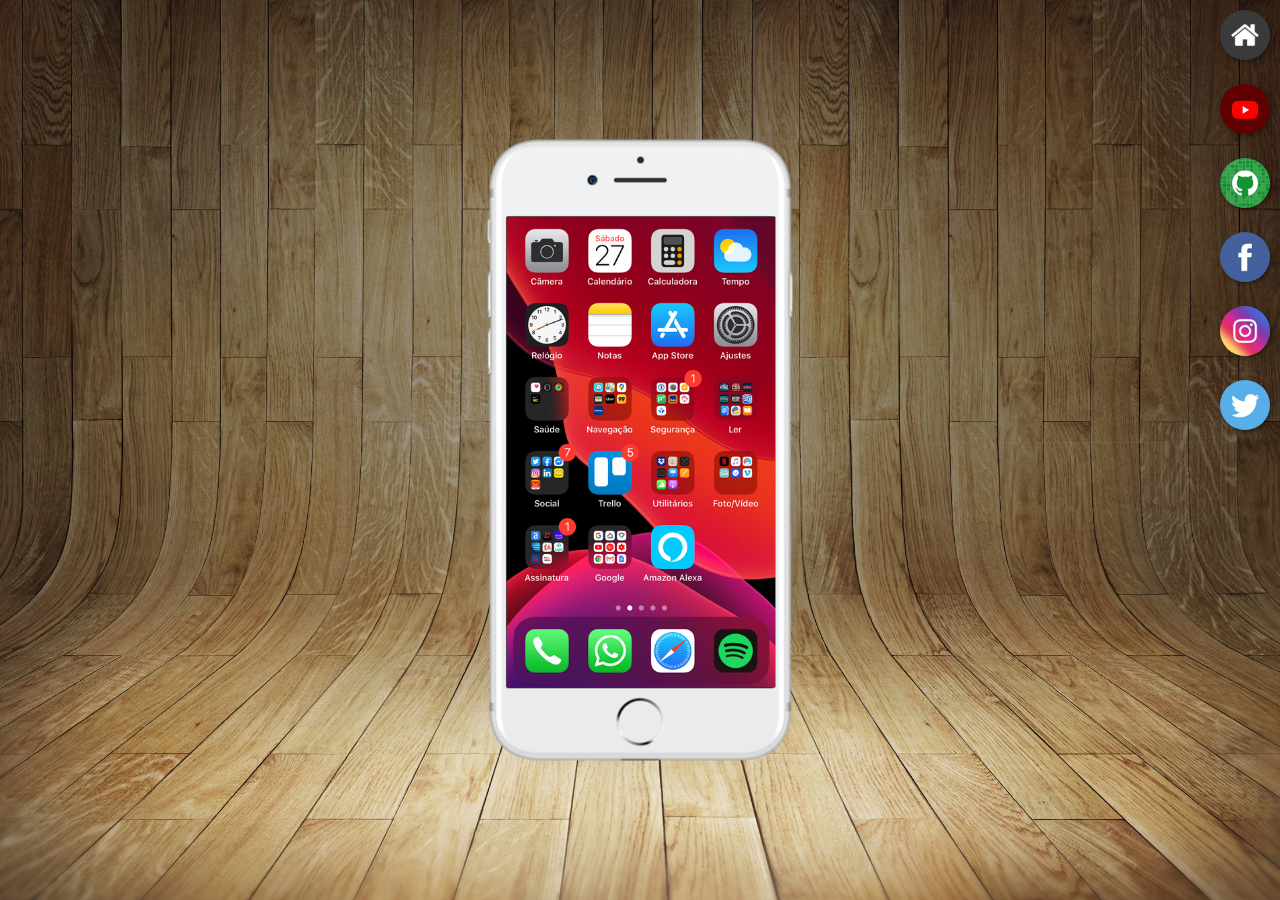
<file: index.html>
<!DOCTYPE html>
<html lang="pt-br">
<head>
    <meta charset="UTF-8">
    <meta name="viewport" content="width=device-width, initial-scale=1.0">
    <link rel="shortcut icon" href="favicon.ico" type="image/x-icon">
    <title>Projeto redes sociais</title>
    <link rel="stylesheet" href="estilos/style.css">
</head>
<body>
    <main>
        <section id="telefone">

            <iframe src="home.html" name="tela" id="tela" frameborder="0">
                meu navegador não é compativel com isso.
            </iframe>
        </section>
        <section id="redes-sociais">
            <a href="home.html" target="tela"> <img src="imagens/logo-home.jpg" alt="home"></a> <br>
            <a href="youtube.html" target="tela"> <img src="imagens/logo-youtube.jpg" alt=""></a> <br>
            <a href="github.html" target="tela"> <img src="imagens/logo-github.jpg" alt=""></a> <br>
            <a href="face.html" target="tela"> <img src="imagens/logo-facebook.jpg" alt=""></a> <br>
            <a href="insta.html" target="tela"> <img src="imagens/logo-instagram.jpg" alt=""></a> <br>
            <a href="#" target="tela"> <img src="imagens/logo-twitter.jpg" alt=""></a> <br>
        </section>
    </main>
</body>
</html>
</file>
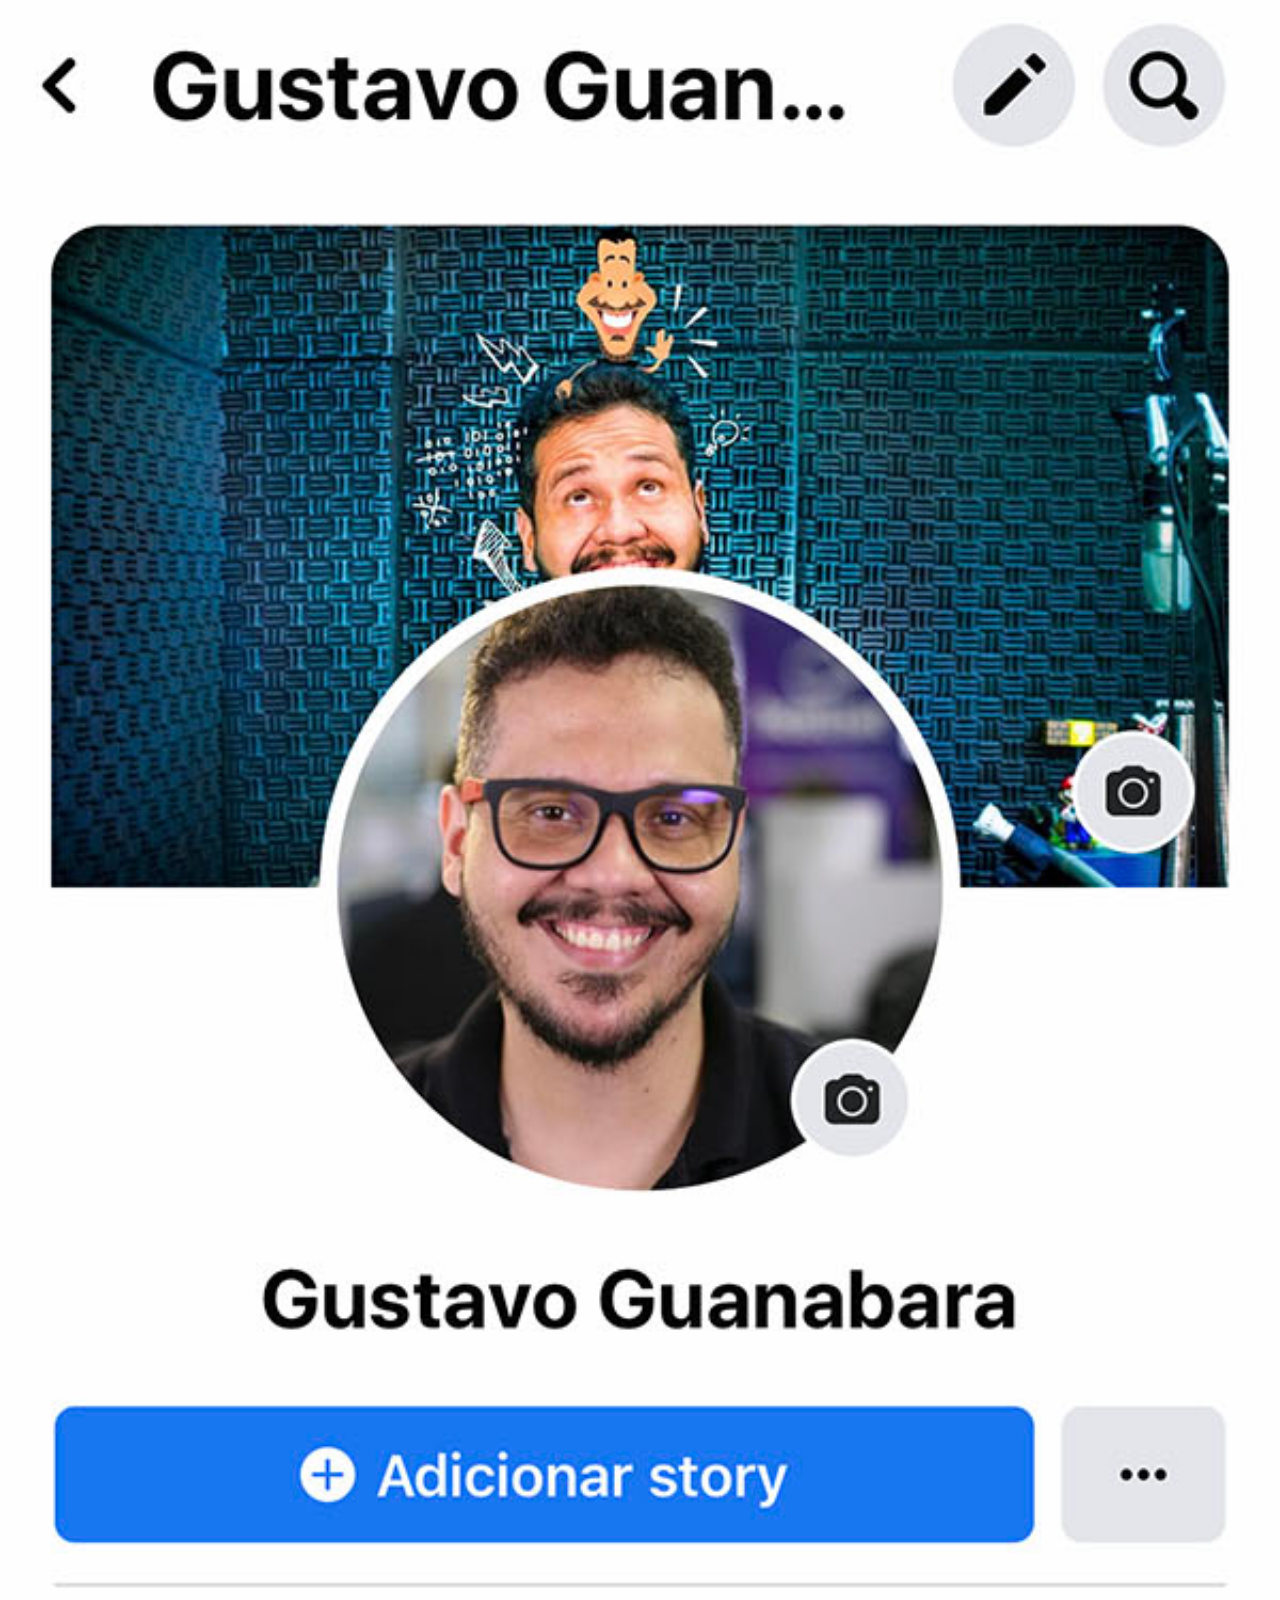
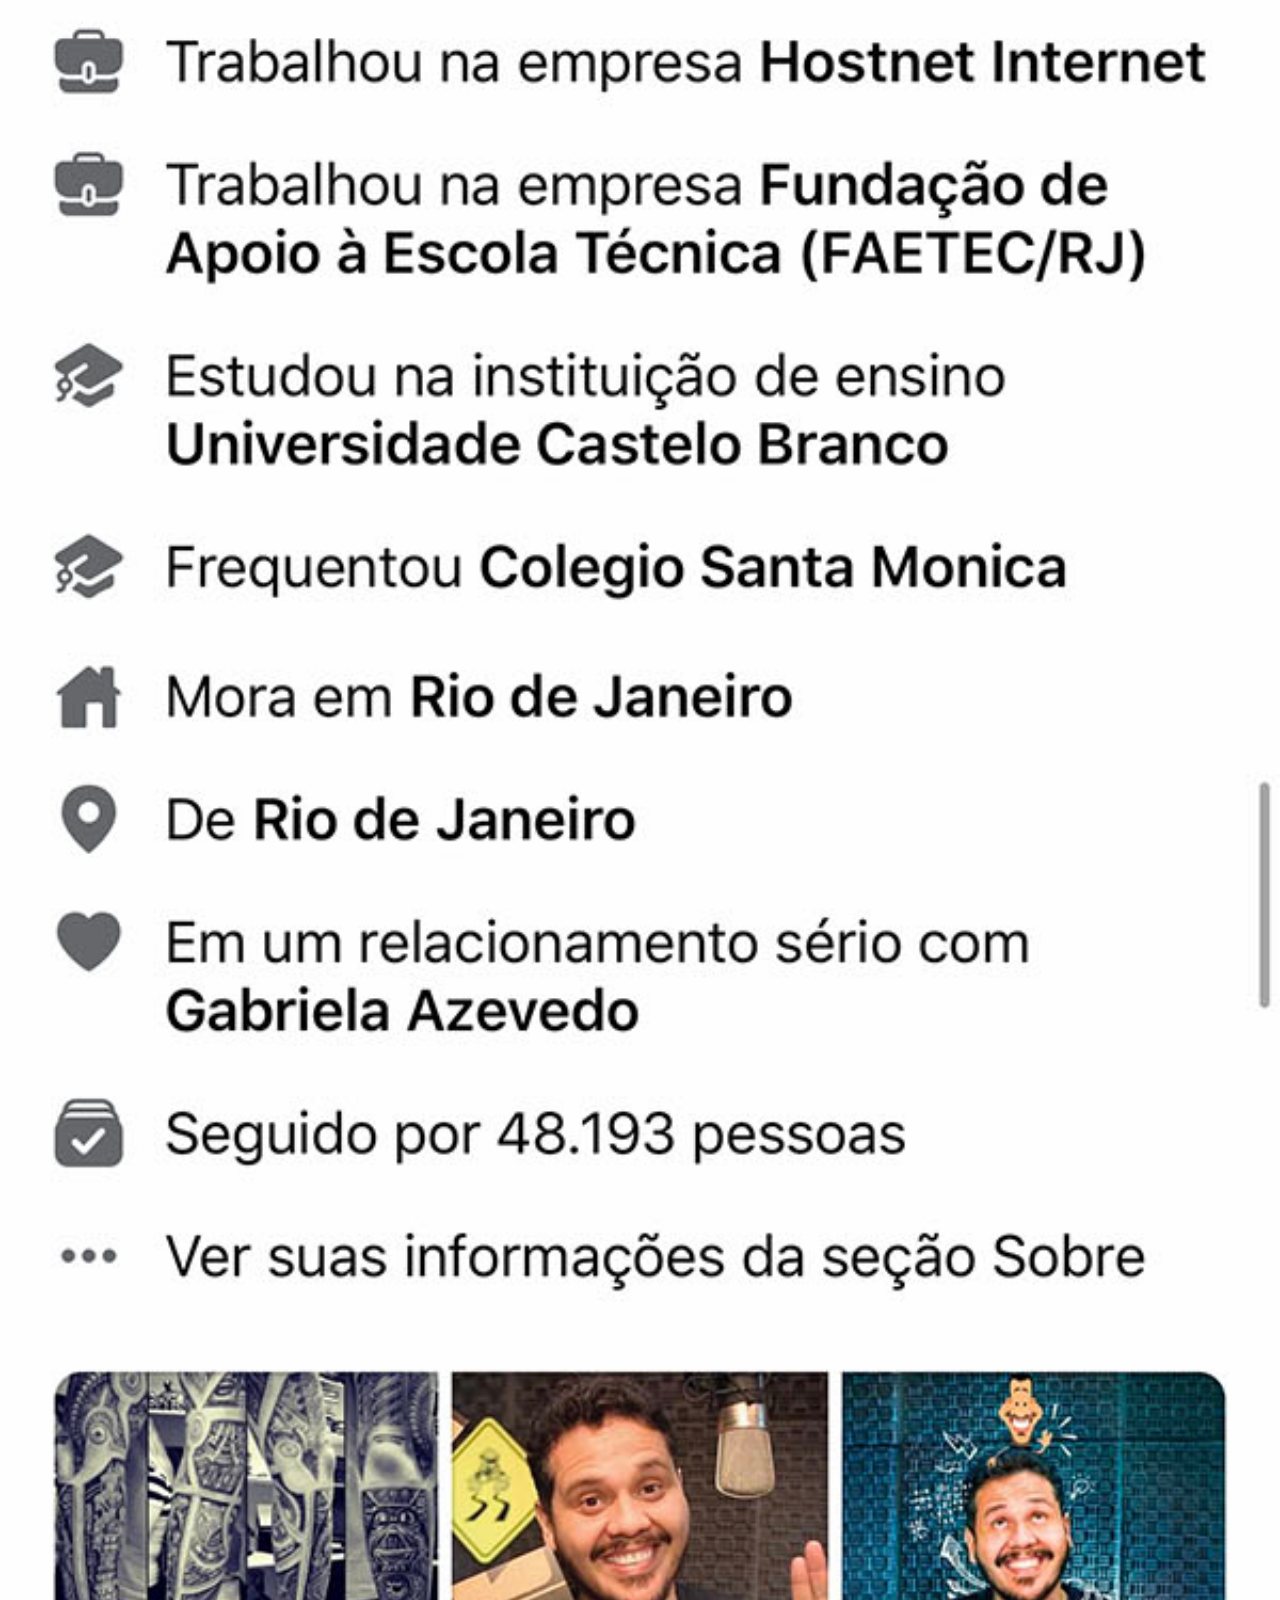
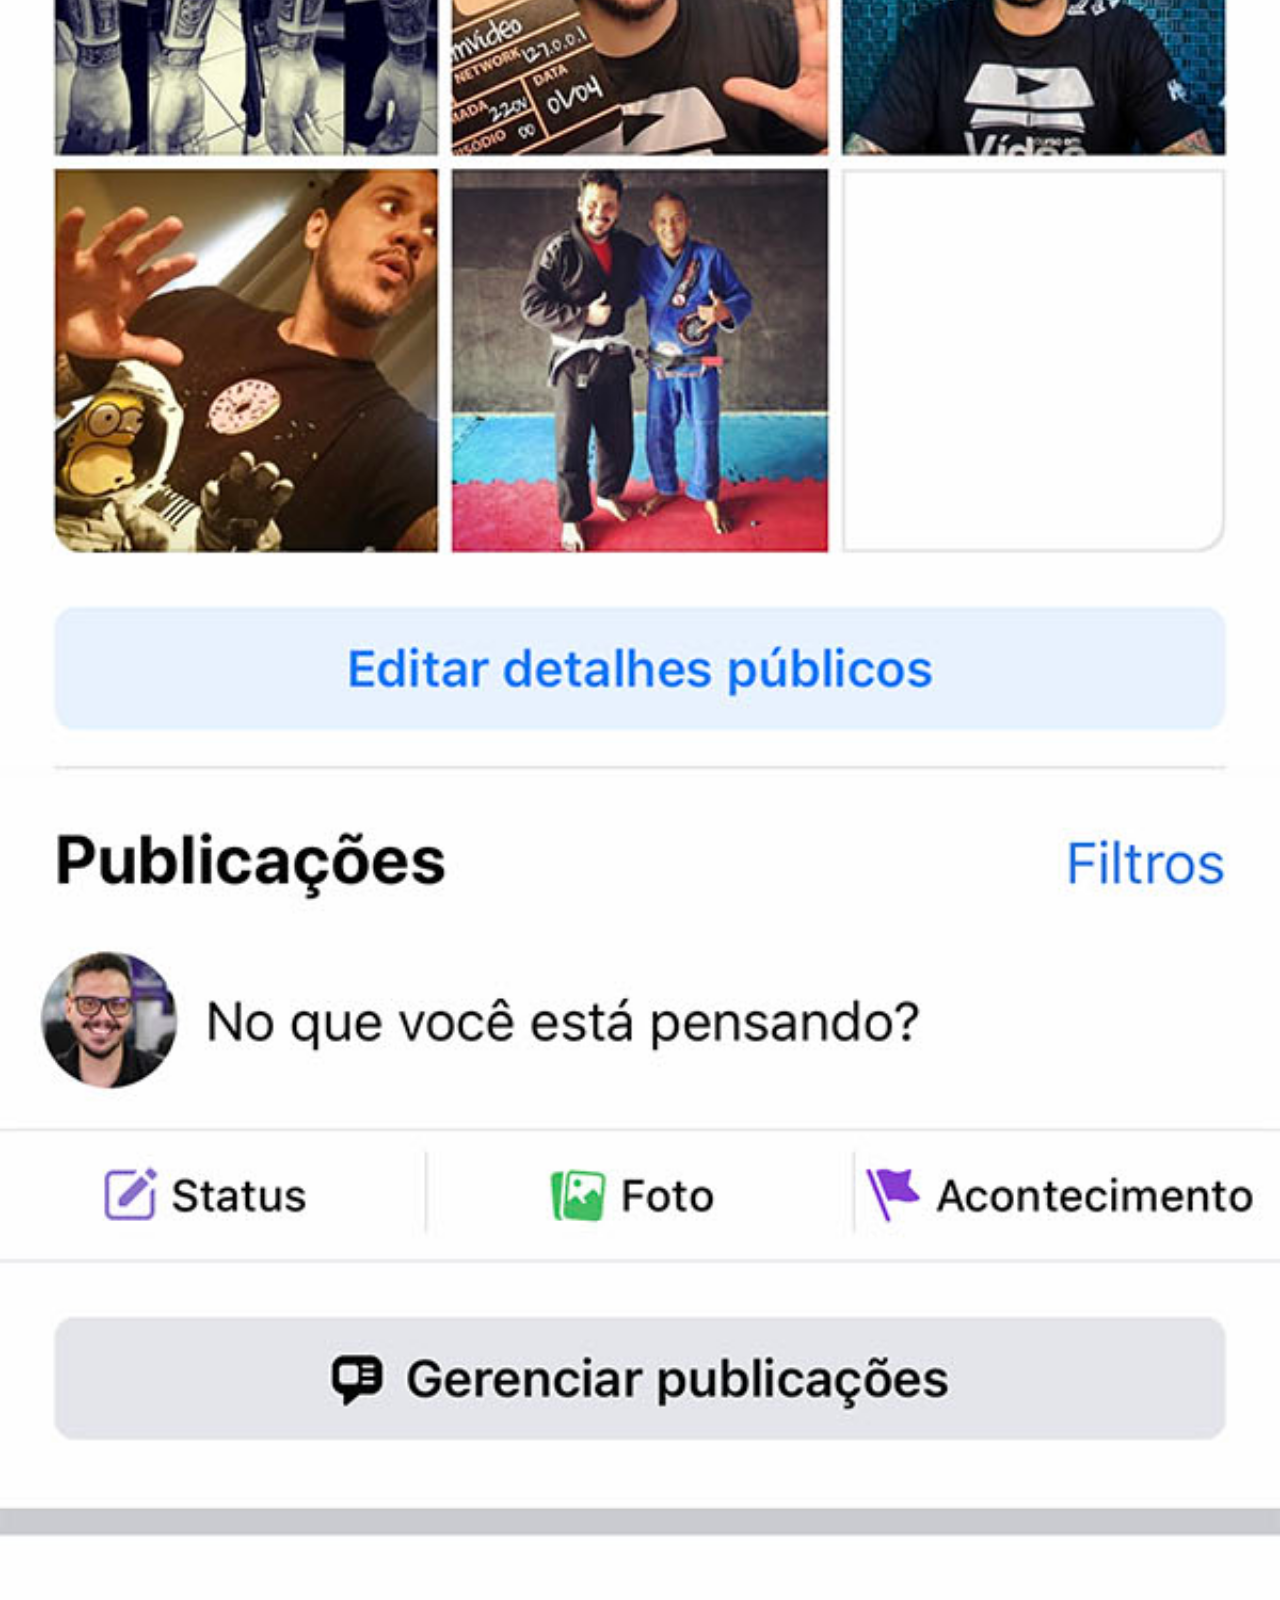
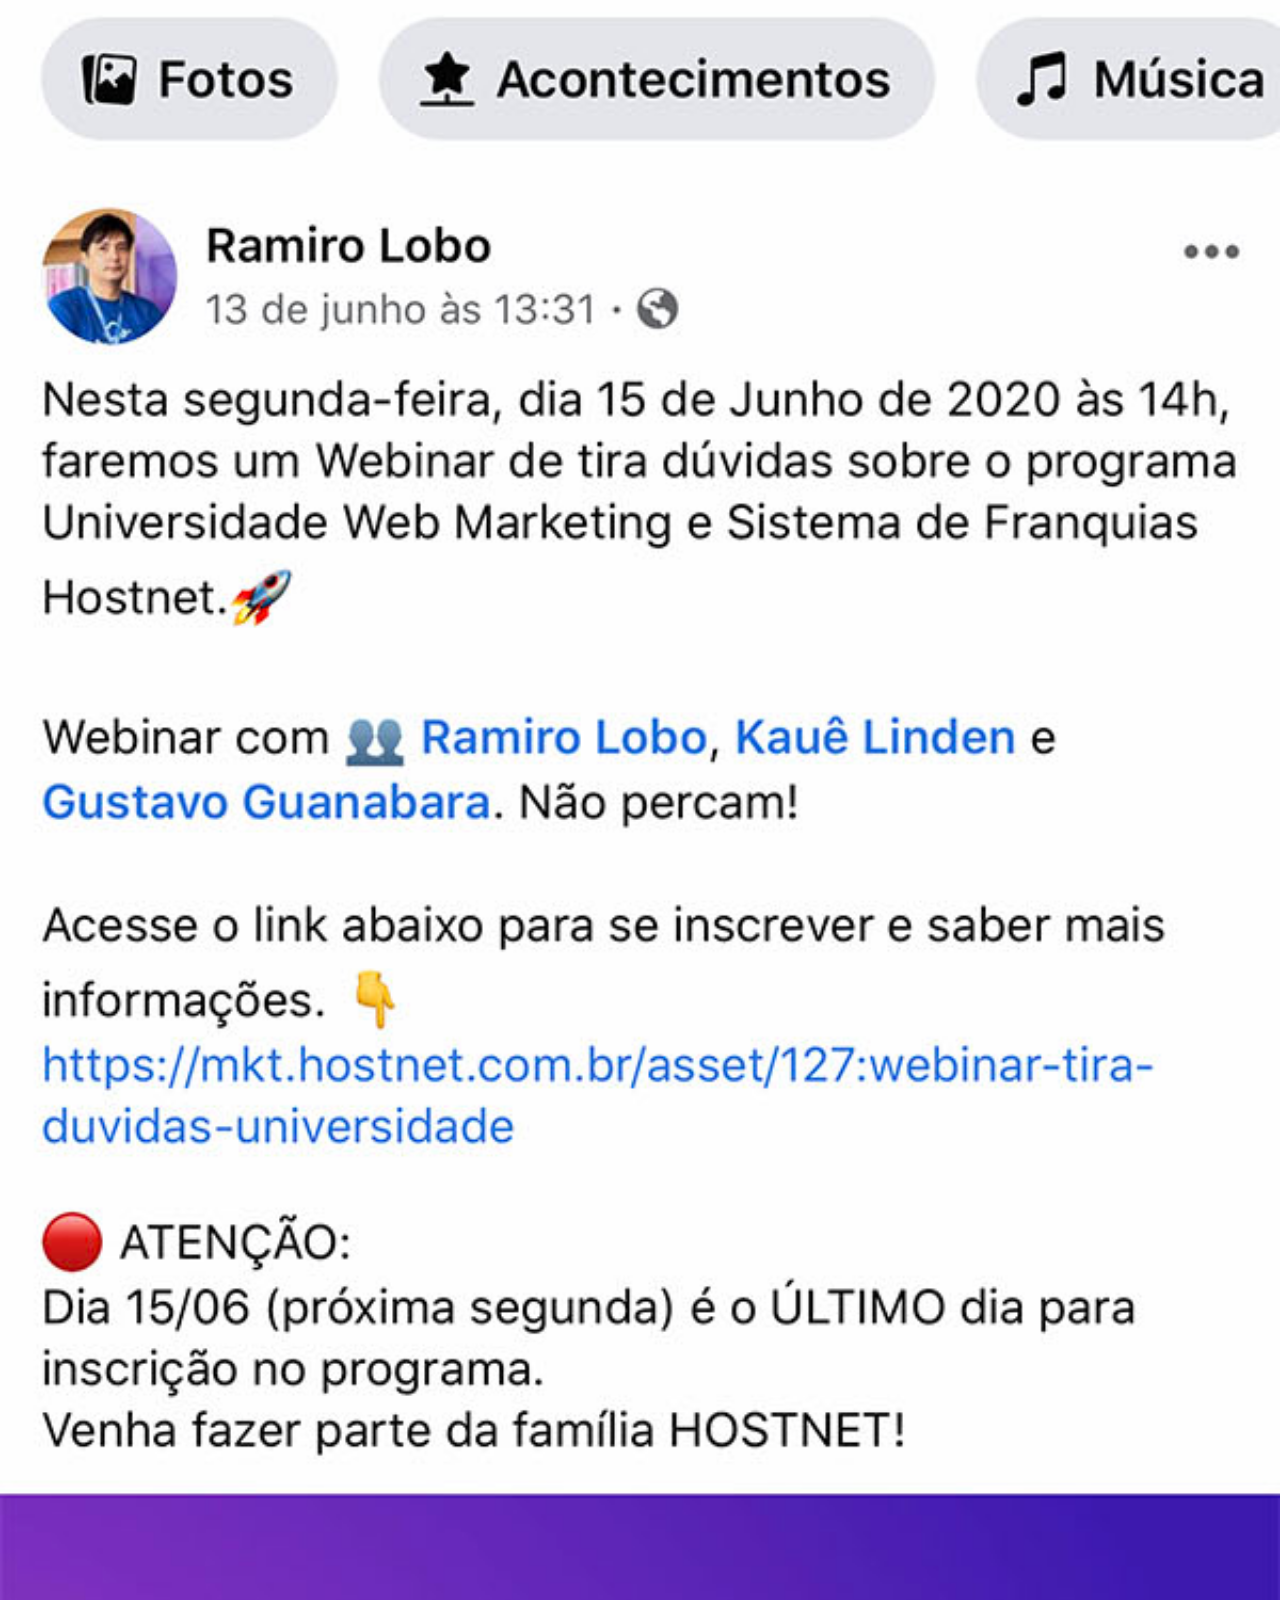
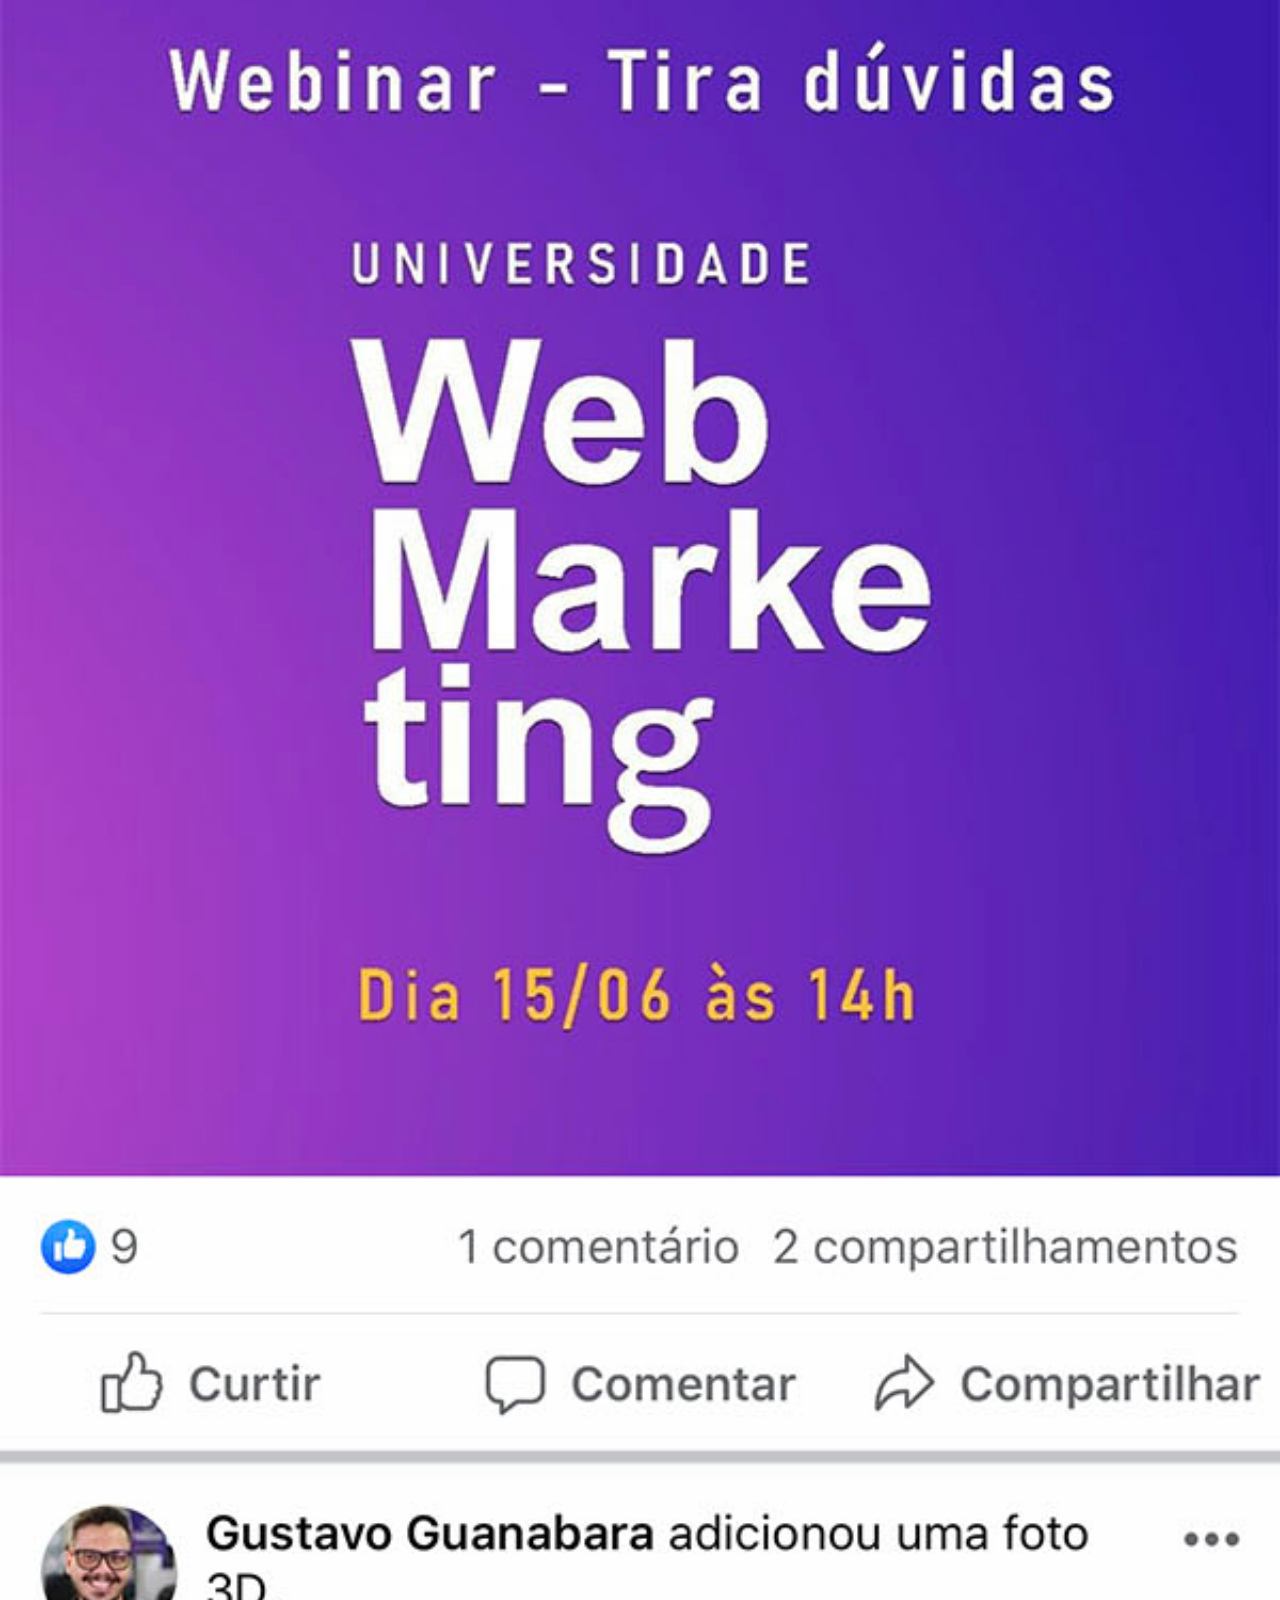
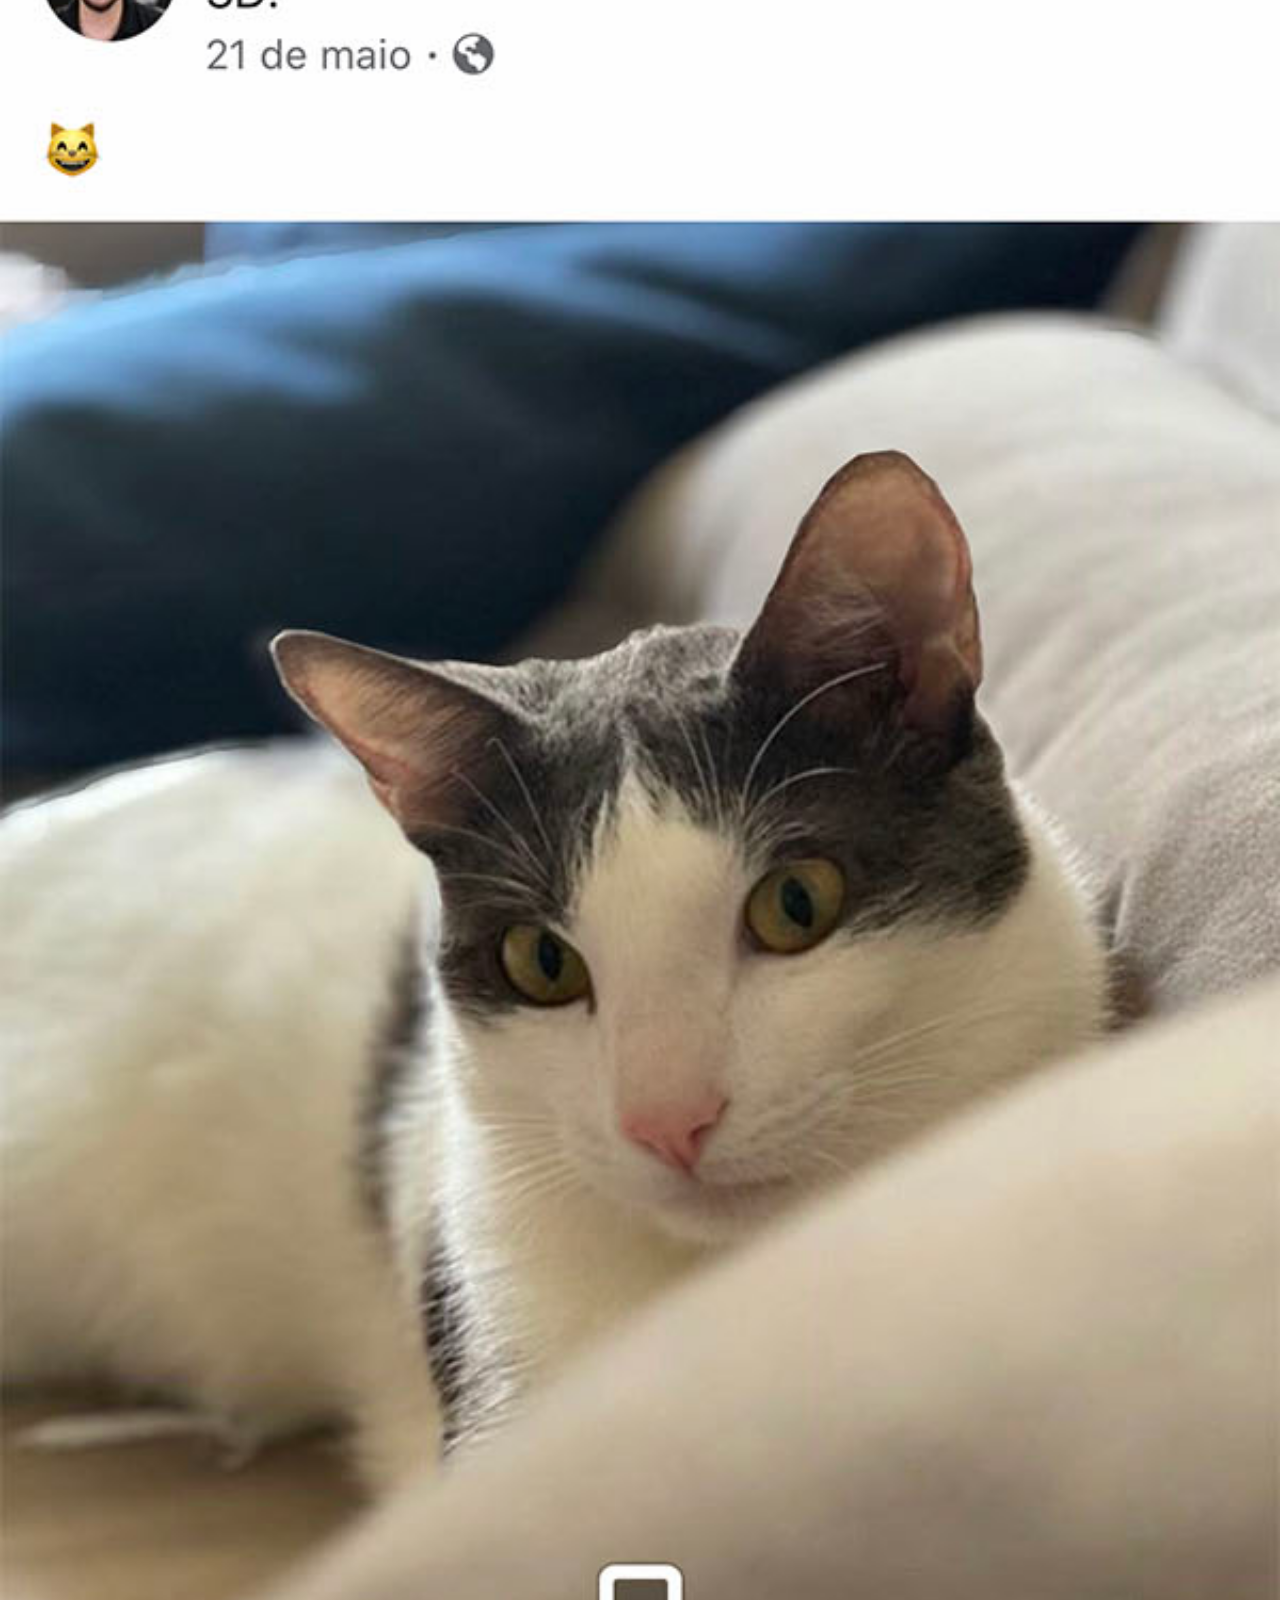
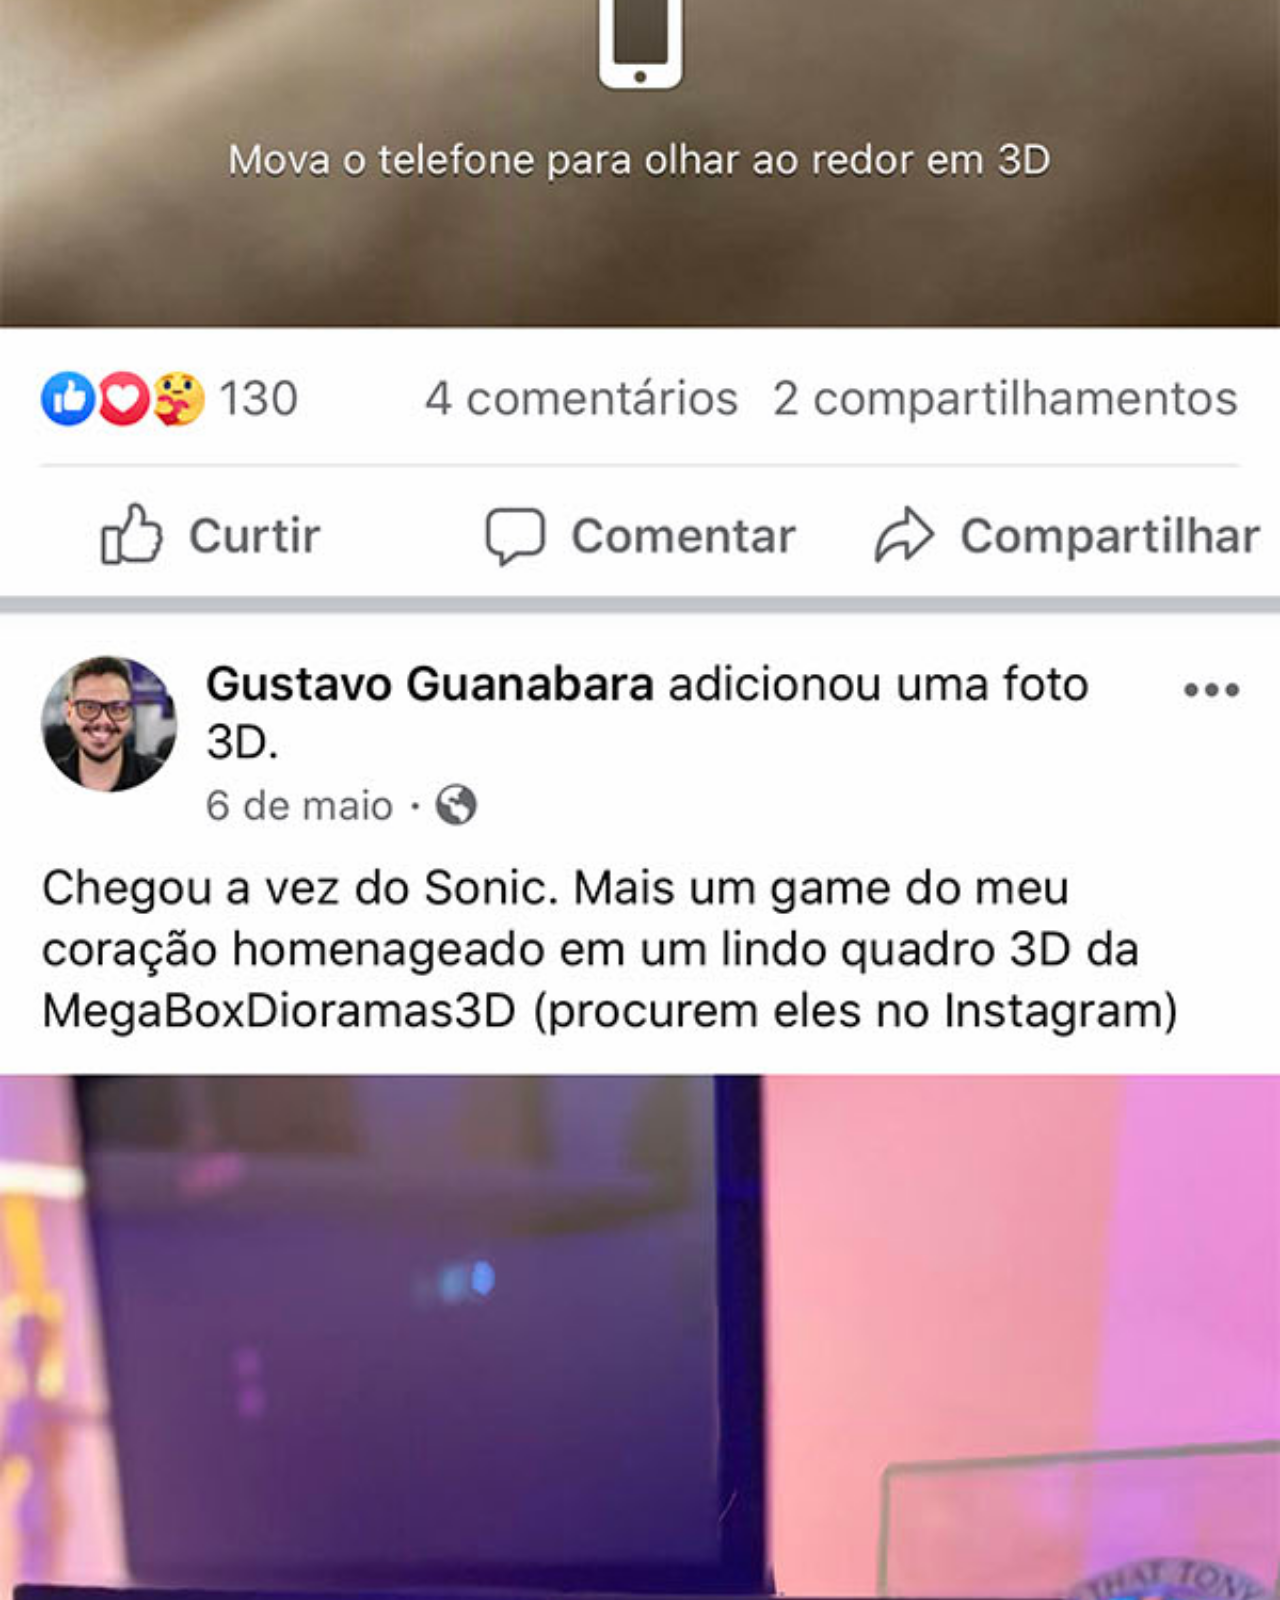
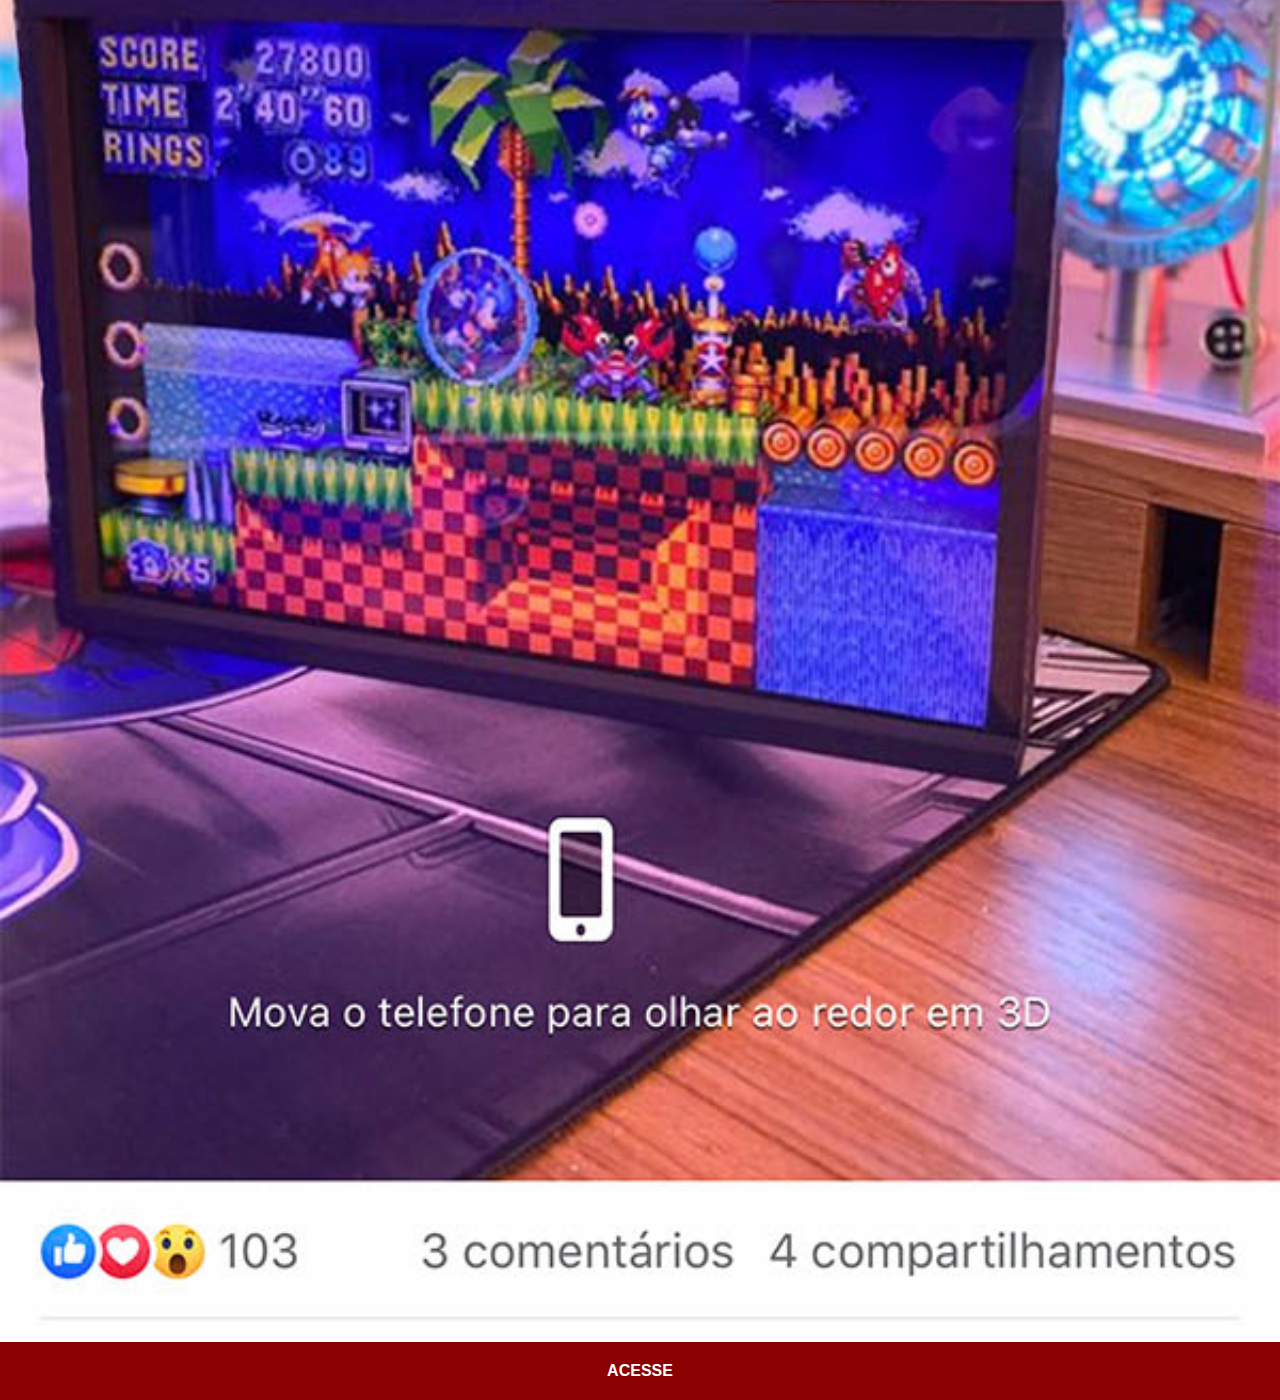
<file: face.html>
<!DOCTYPE html>
<html lang="pt-br">
<head>
    <meta charset="UTF-8">
    <meta name="viewport" content="width=device-width, initial-scale=1.0">
    <title>Facebook</title>
    <link rel="stylesheet" href="estilos/social.css">
</head>
<body>
    <img src="imagens/tela-facebook.jpg" alt="facebook">
    <a href="https://www.facebook.com/profile.php?id=100033046423798">ACESSE</a>
</body>
</html>
</file>
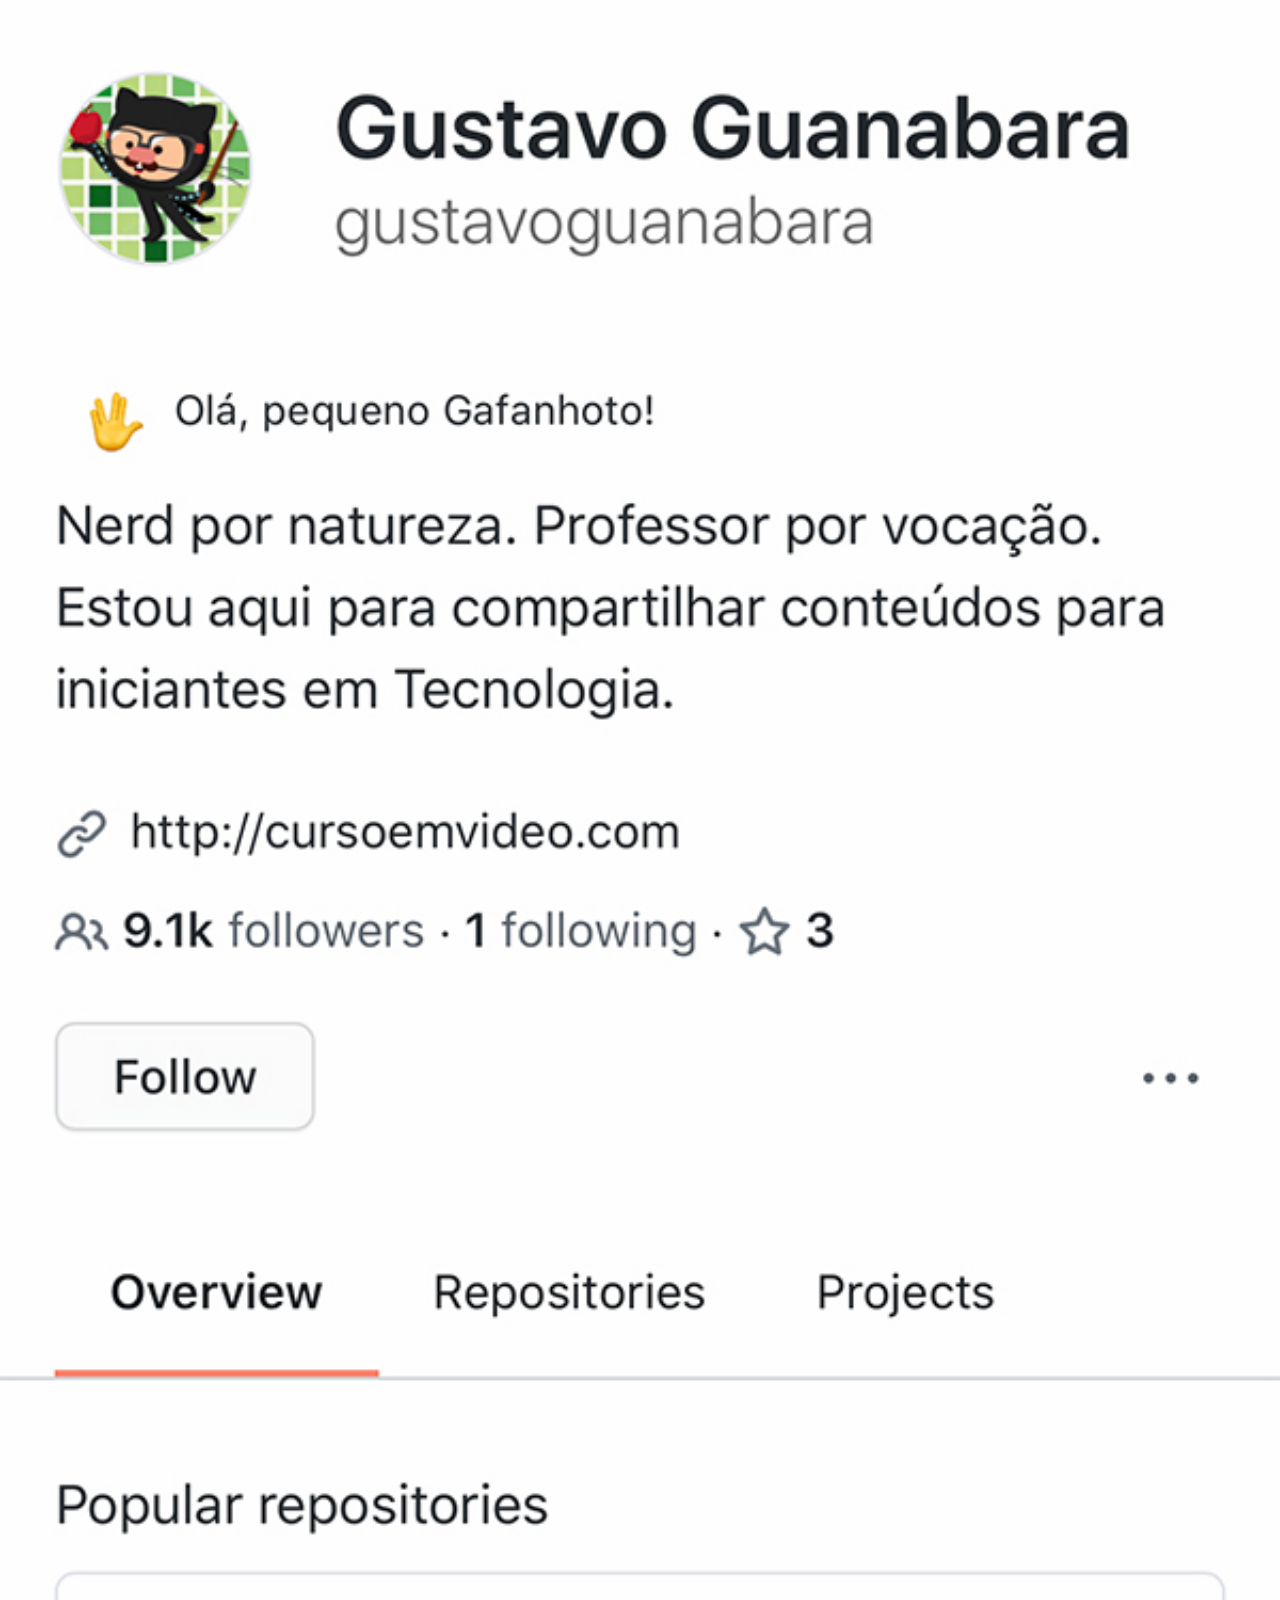
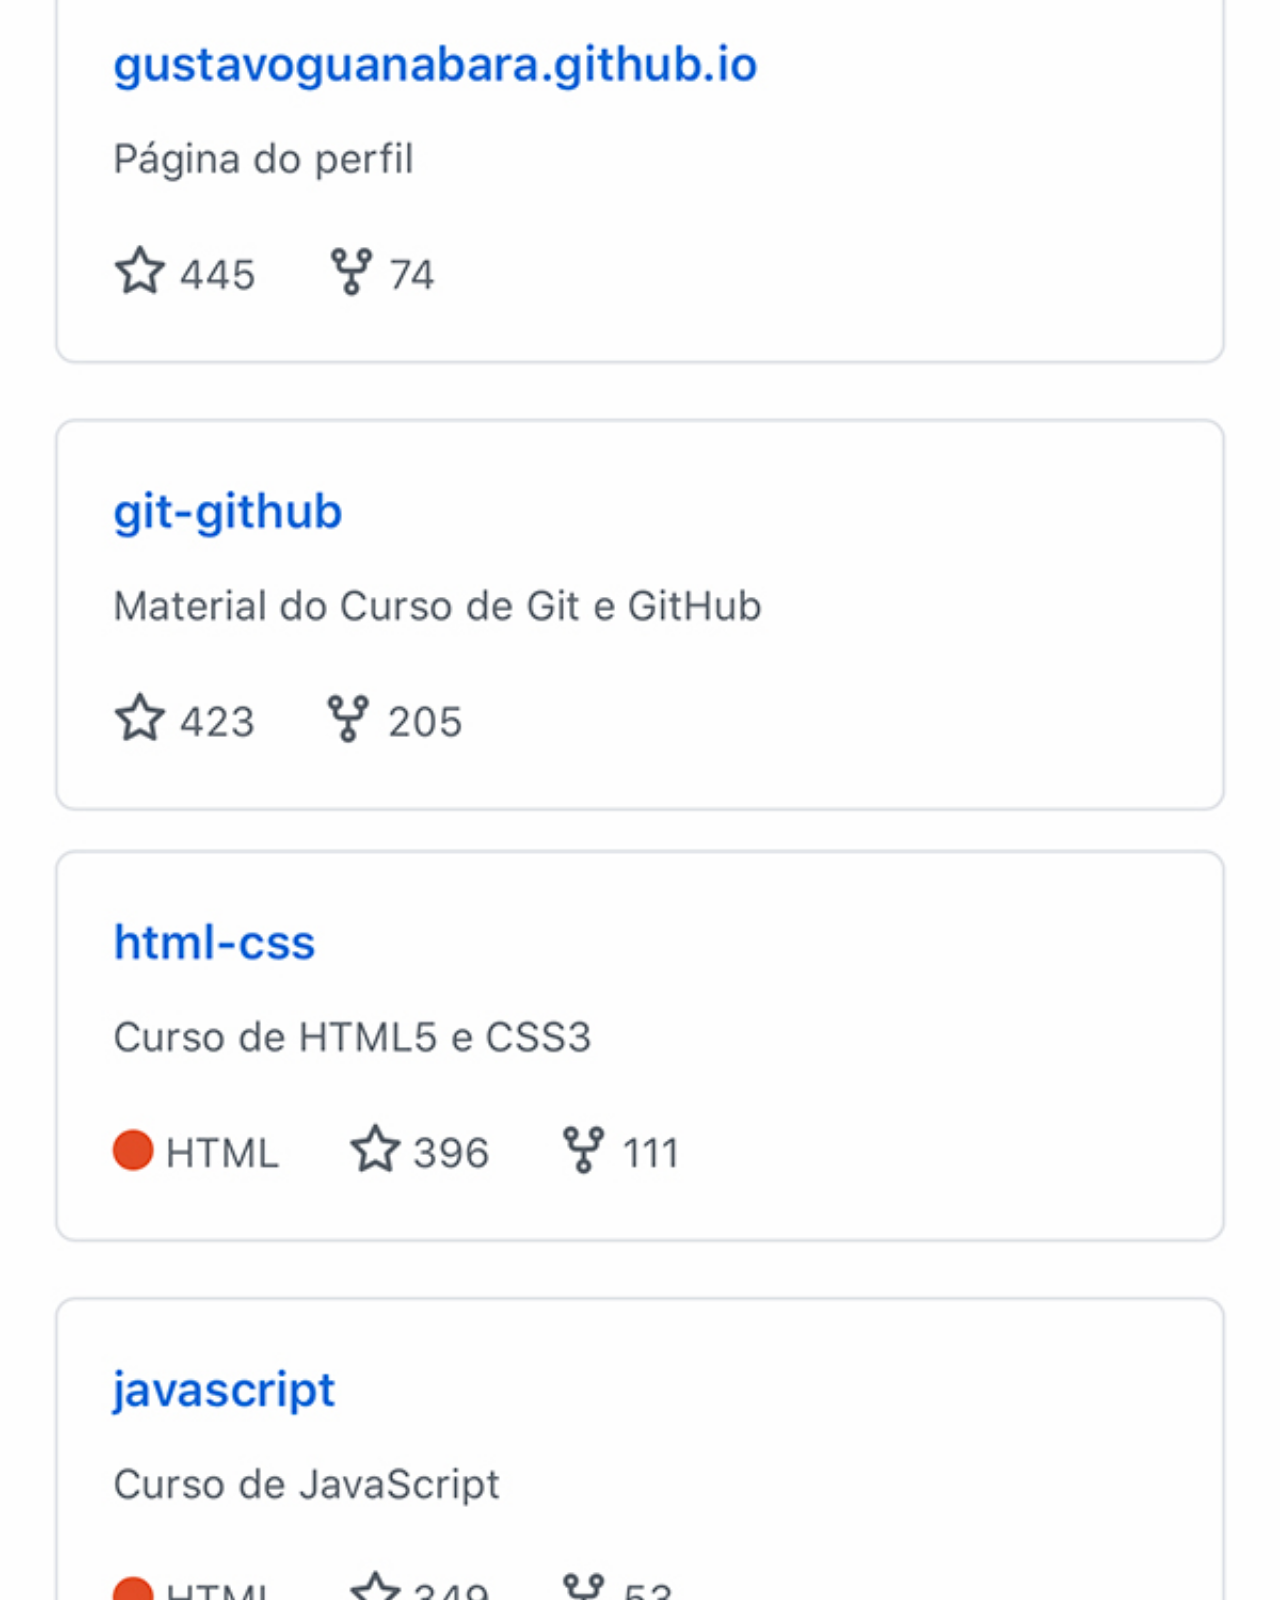
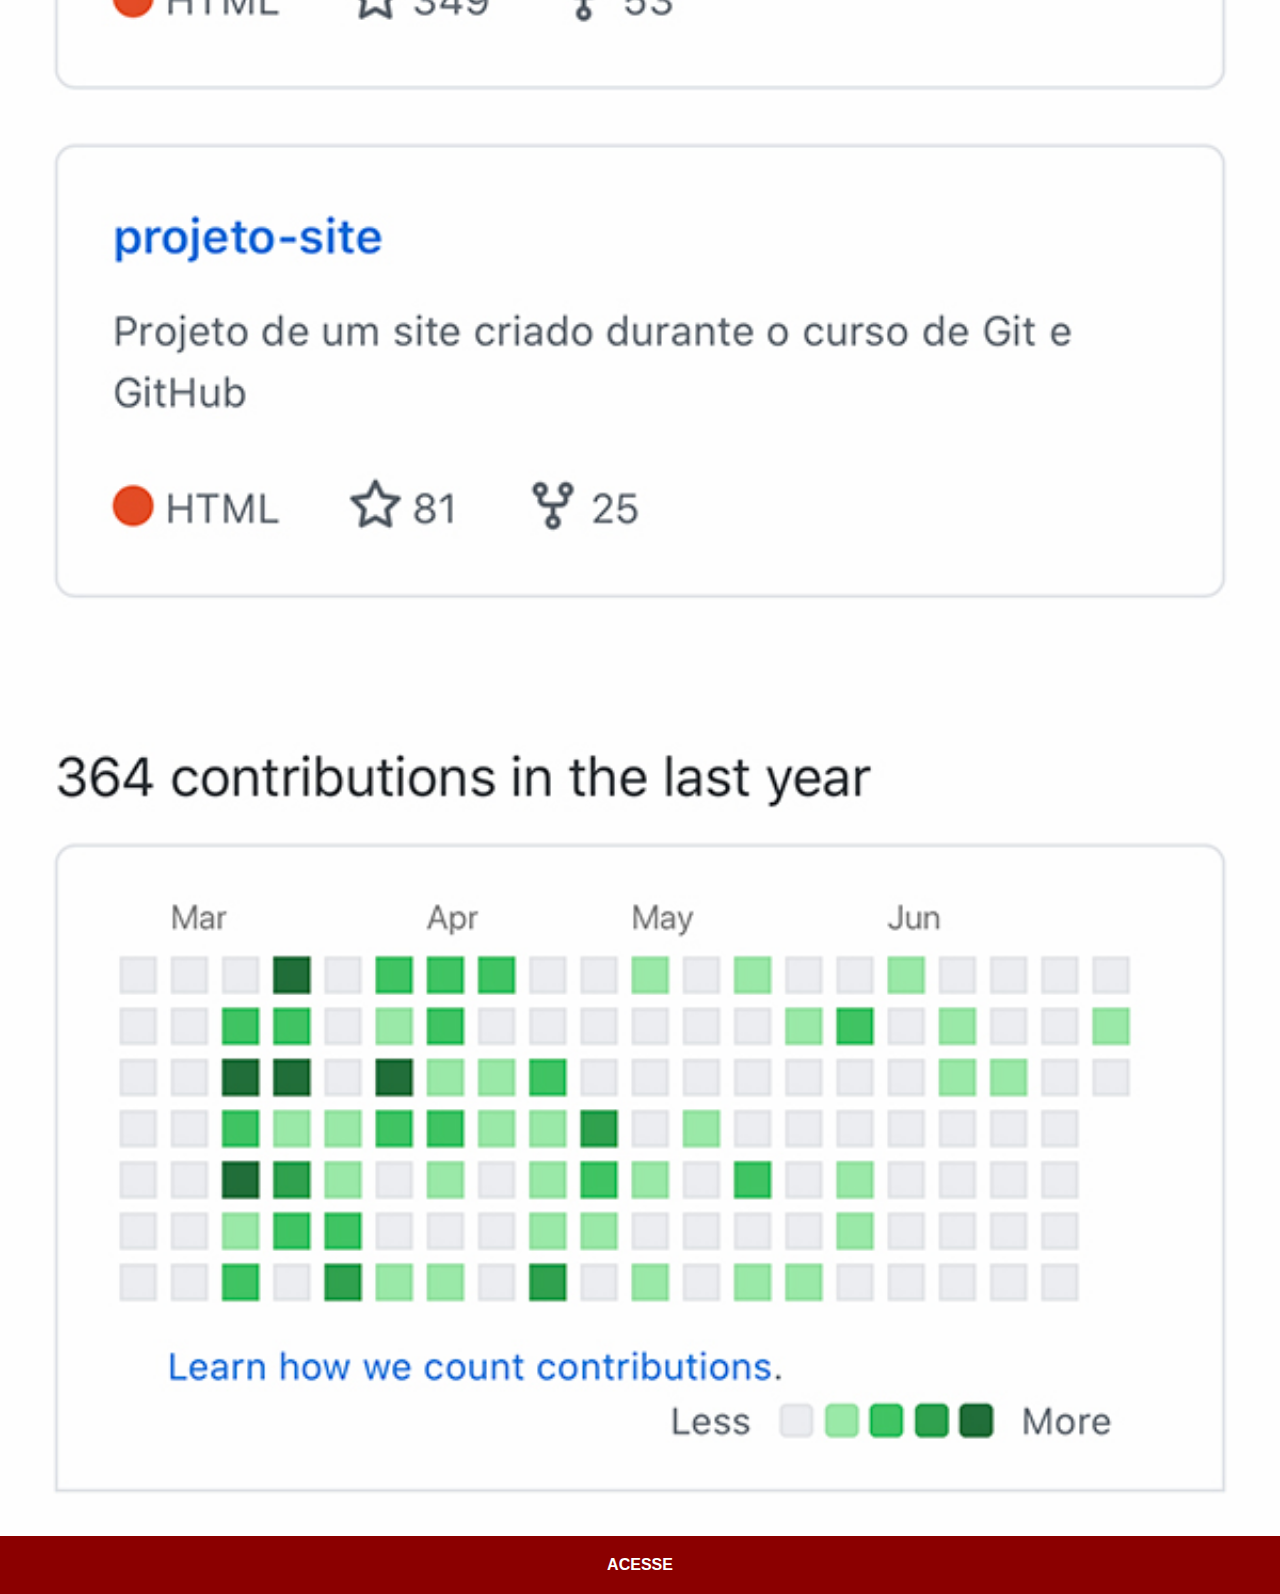
<file: github.html>
<!DOCTYPE html>
<html lang="pt-br">
<head>
    <meta charset="UTF-8">
    <meta name="viewport" content="width=device-width, initial-scale=1.0">
    <title>Github</title>
    <link rel="stylesheet" href="estilos/social.css">
</head>
<body>
    <img src="imagens/tela-github.jpg" alt="github">
    <a href="https://github.com/gustavoguanabara" target="_blank"> ACESSE</a>
</body>
</html>
</file>
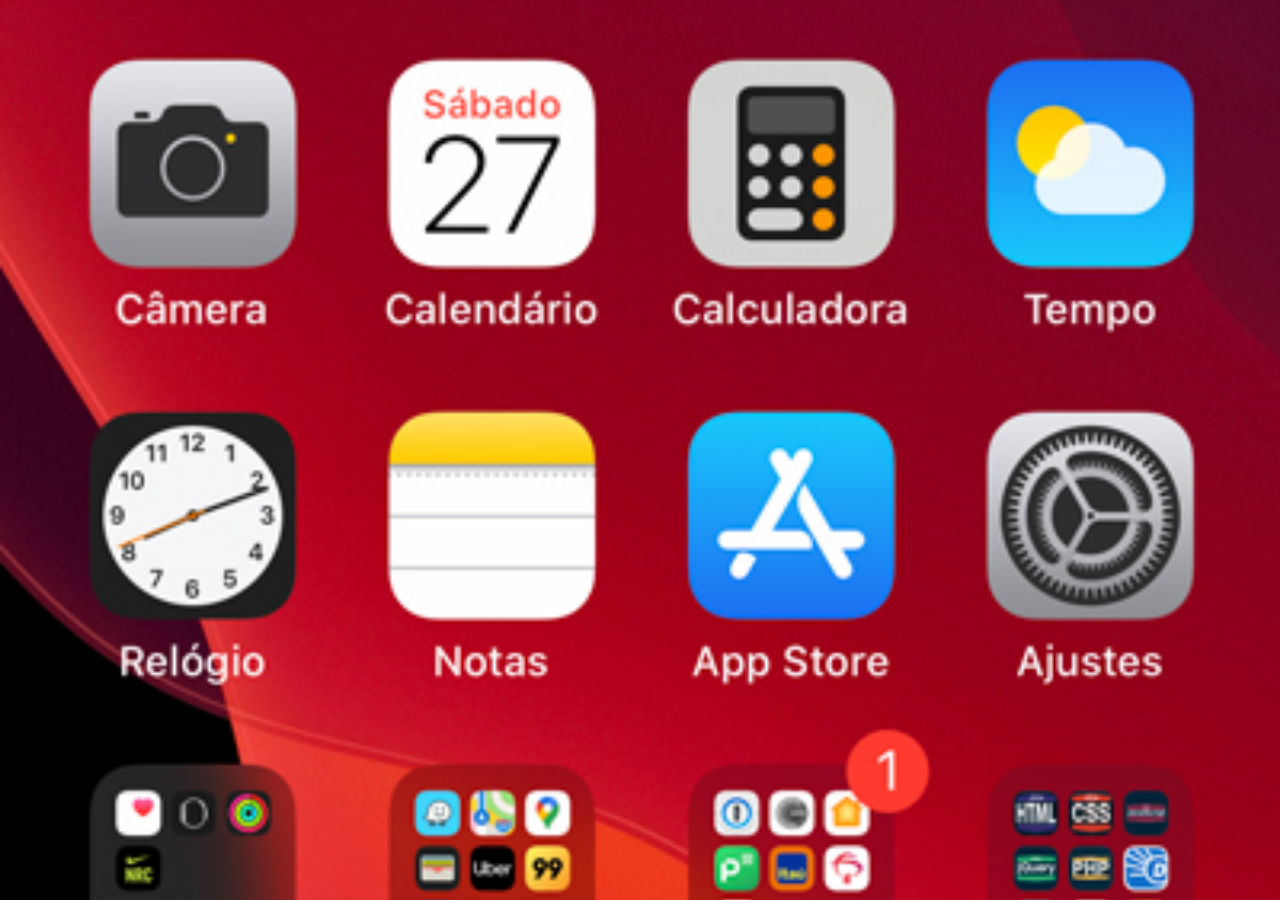
<file: home.html>
<!DOCTYPE html>
<html lang="pt-br">
<head>
    <meta charset="UTF-8">
    <meta name="viewport" content="width=device-width, initial-scale=1.0">
    <title>home</title>
    <style>
        * {
            margin: 0px;
            padding: 0px;
        }

        body {
            width: 100vw;
            height: 100vh;
            background: black  url('imagens/tela-home.jpg') no-repeat top center;
            background-size: cover ;
        } 
    </style>
</head>
<body>
    
</body>
</html>
</file>
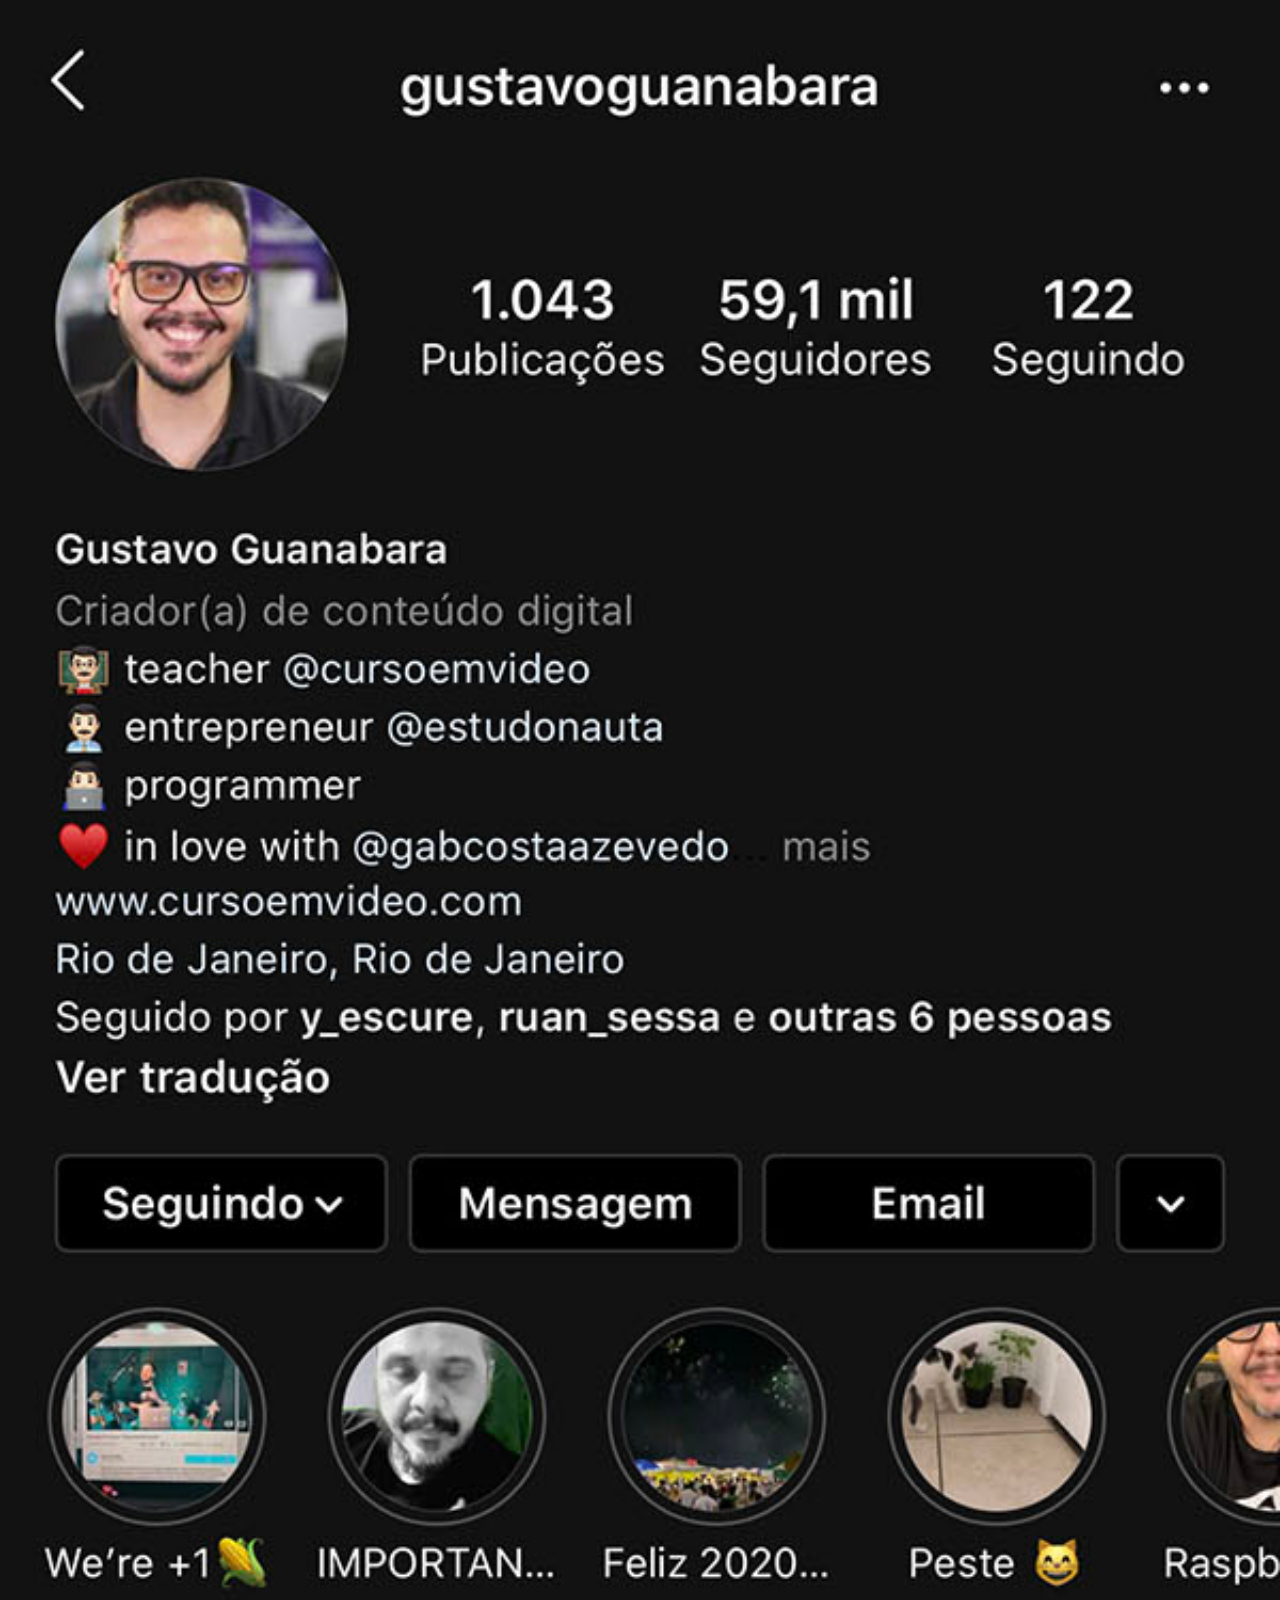
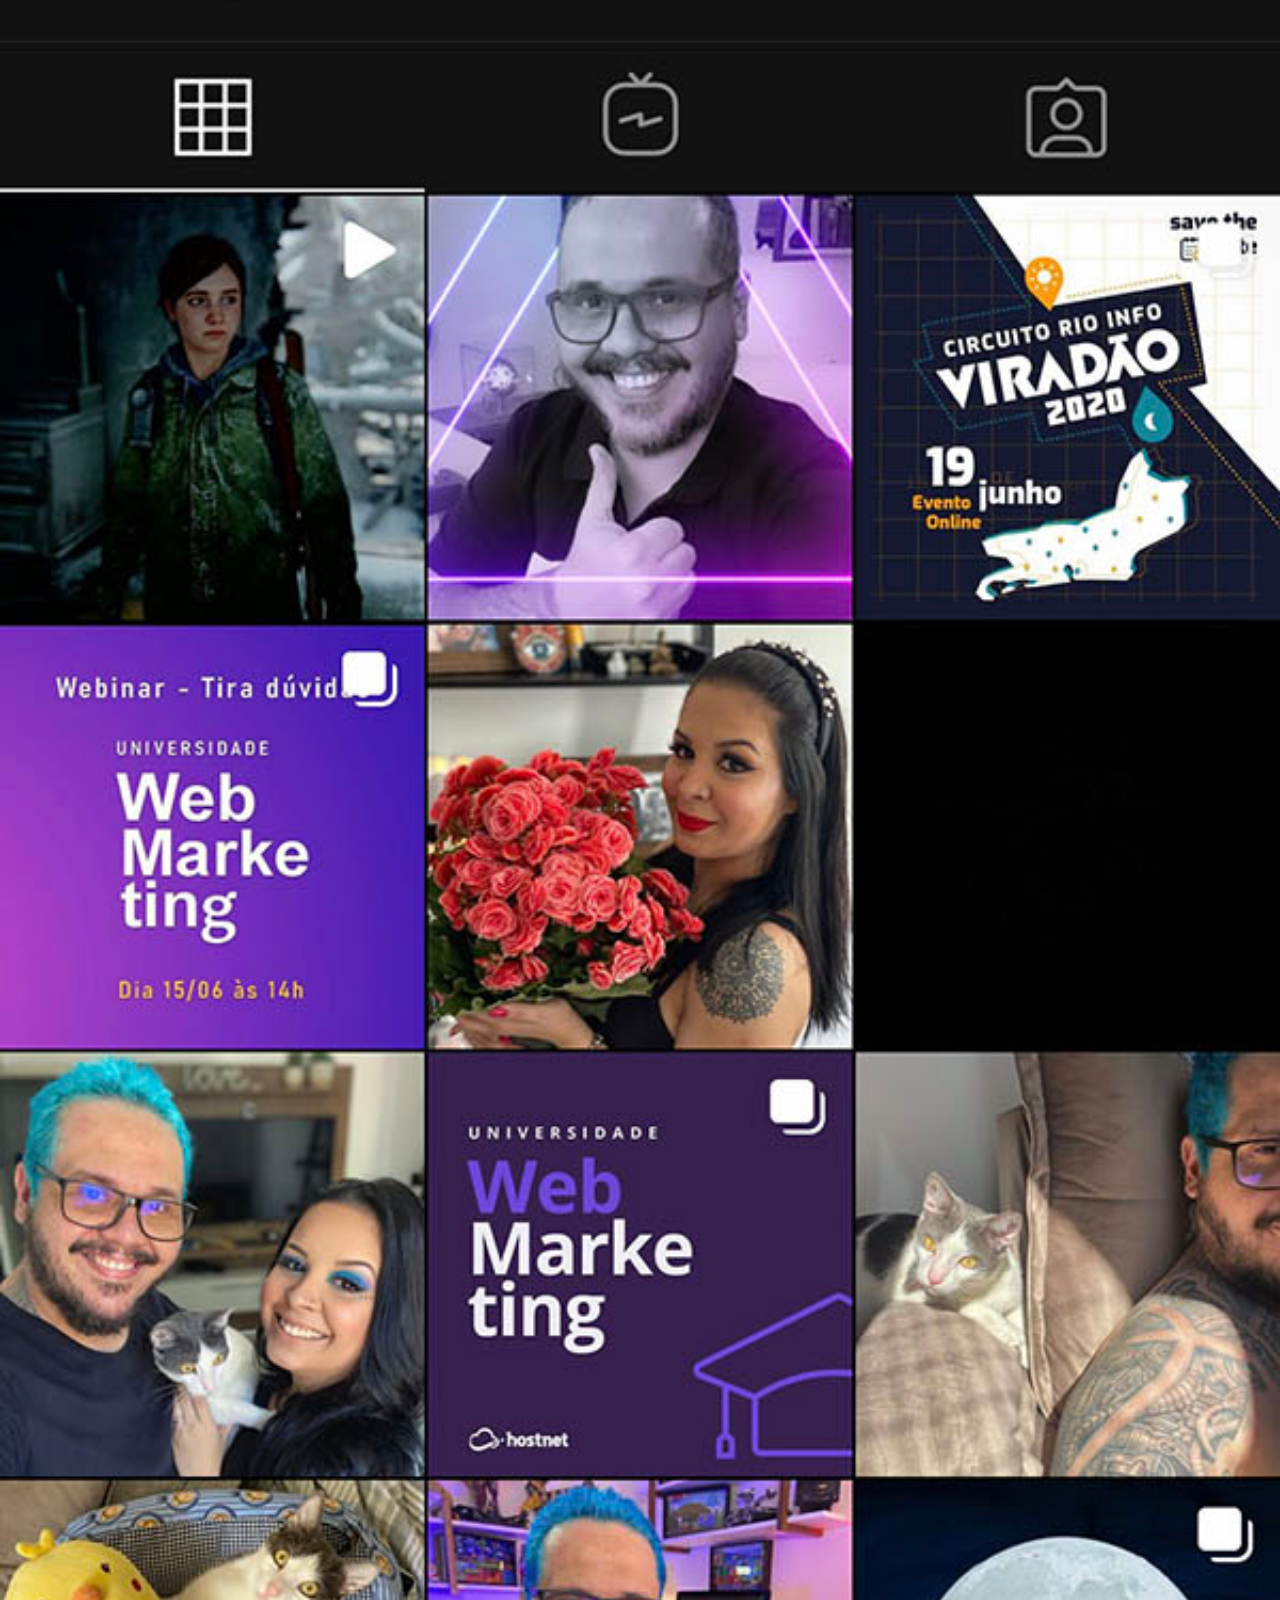
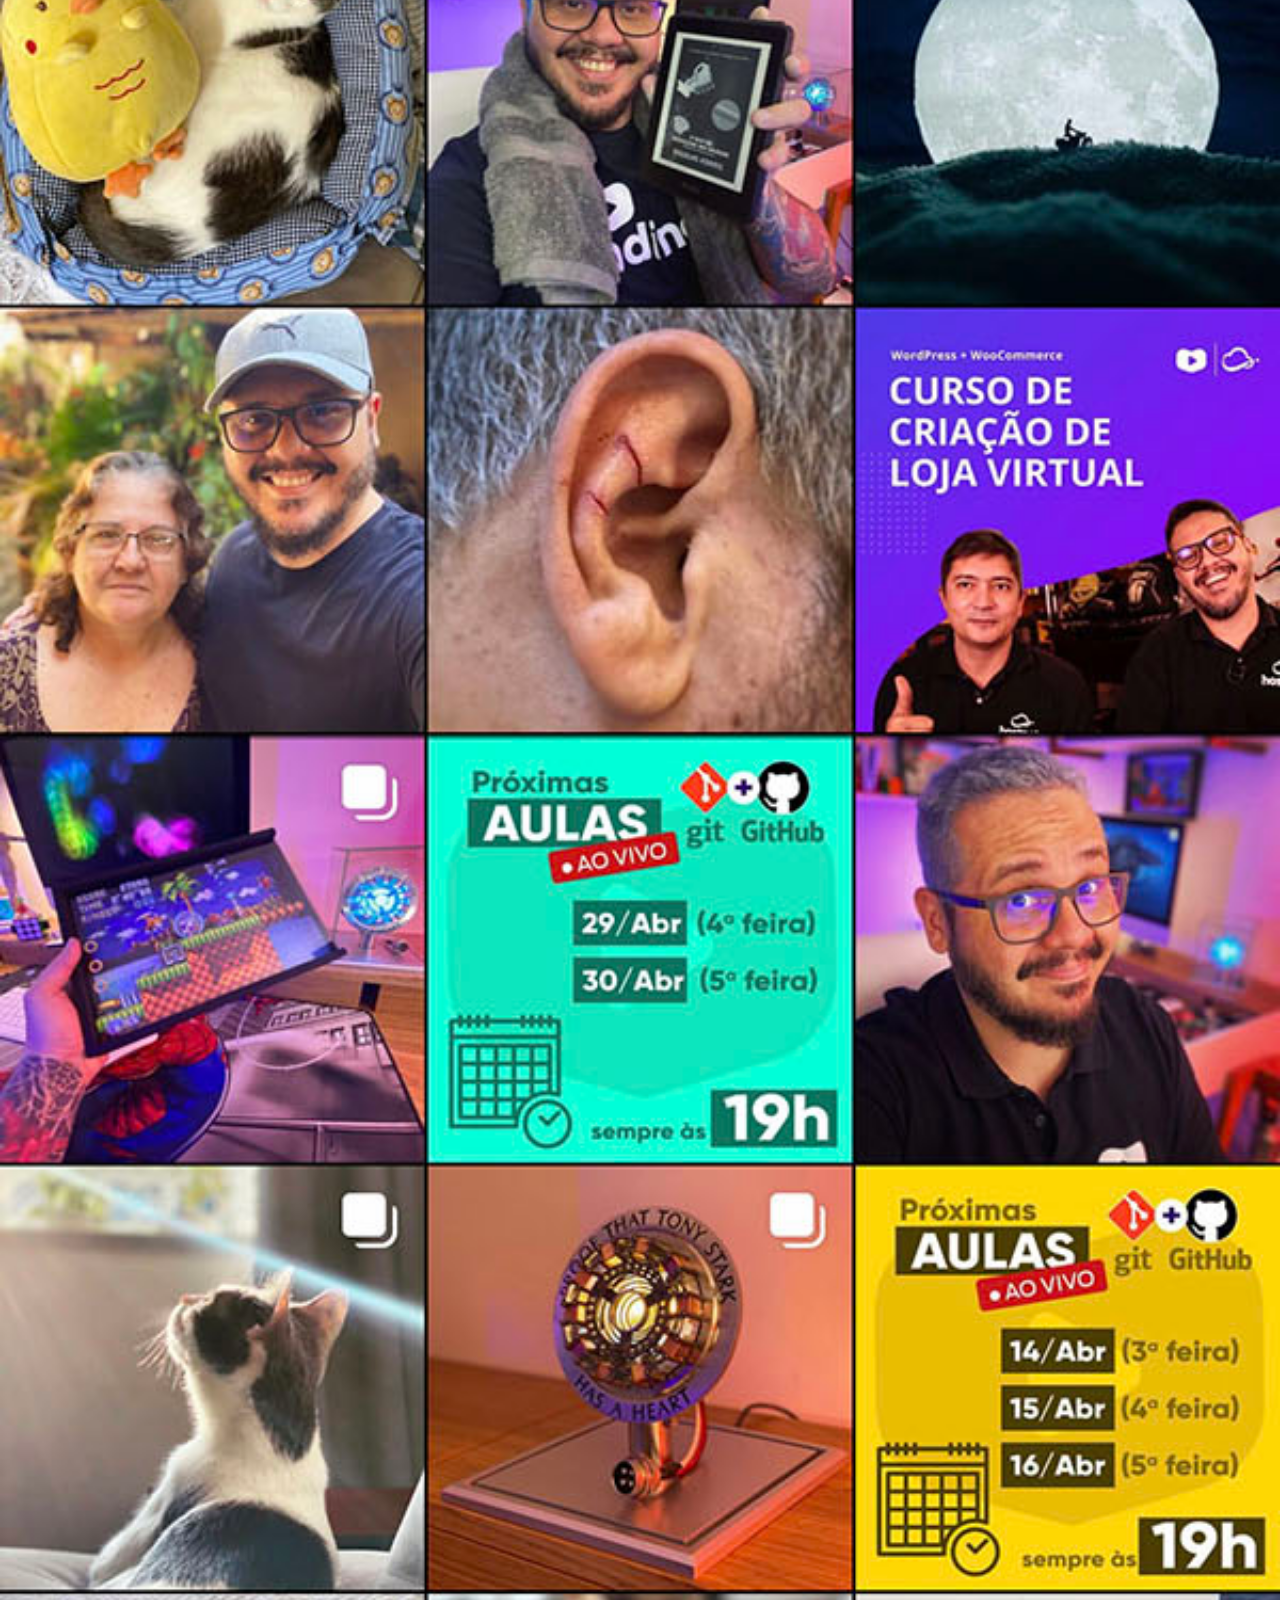
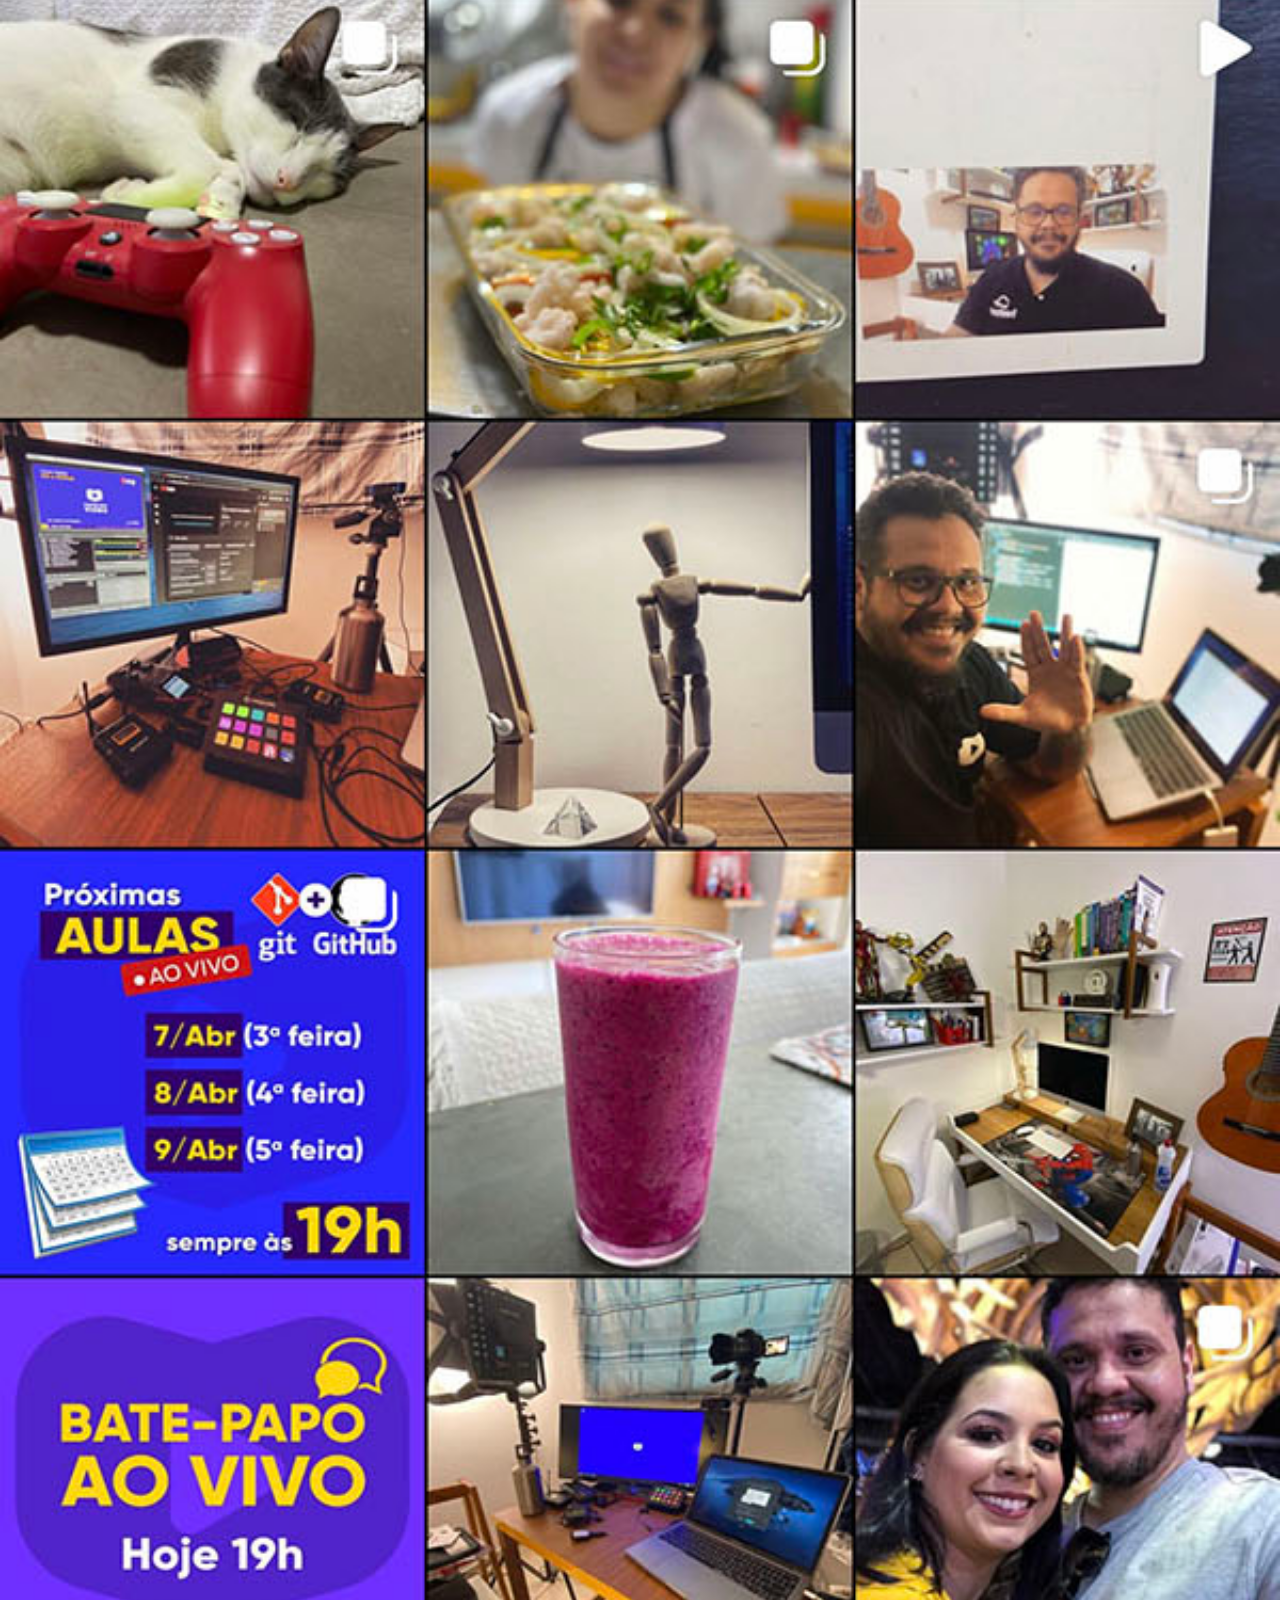
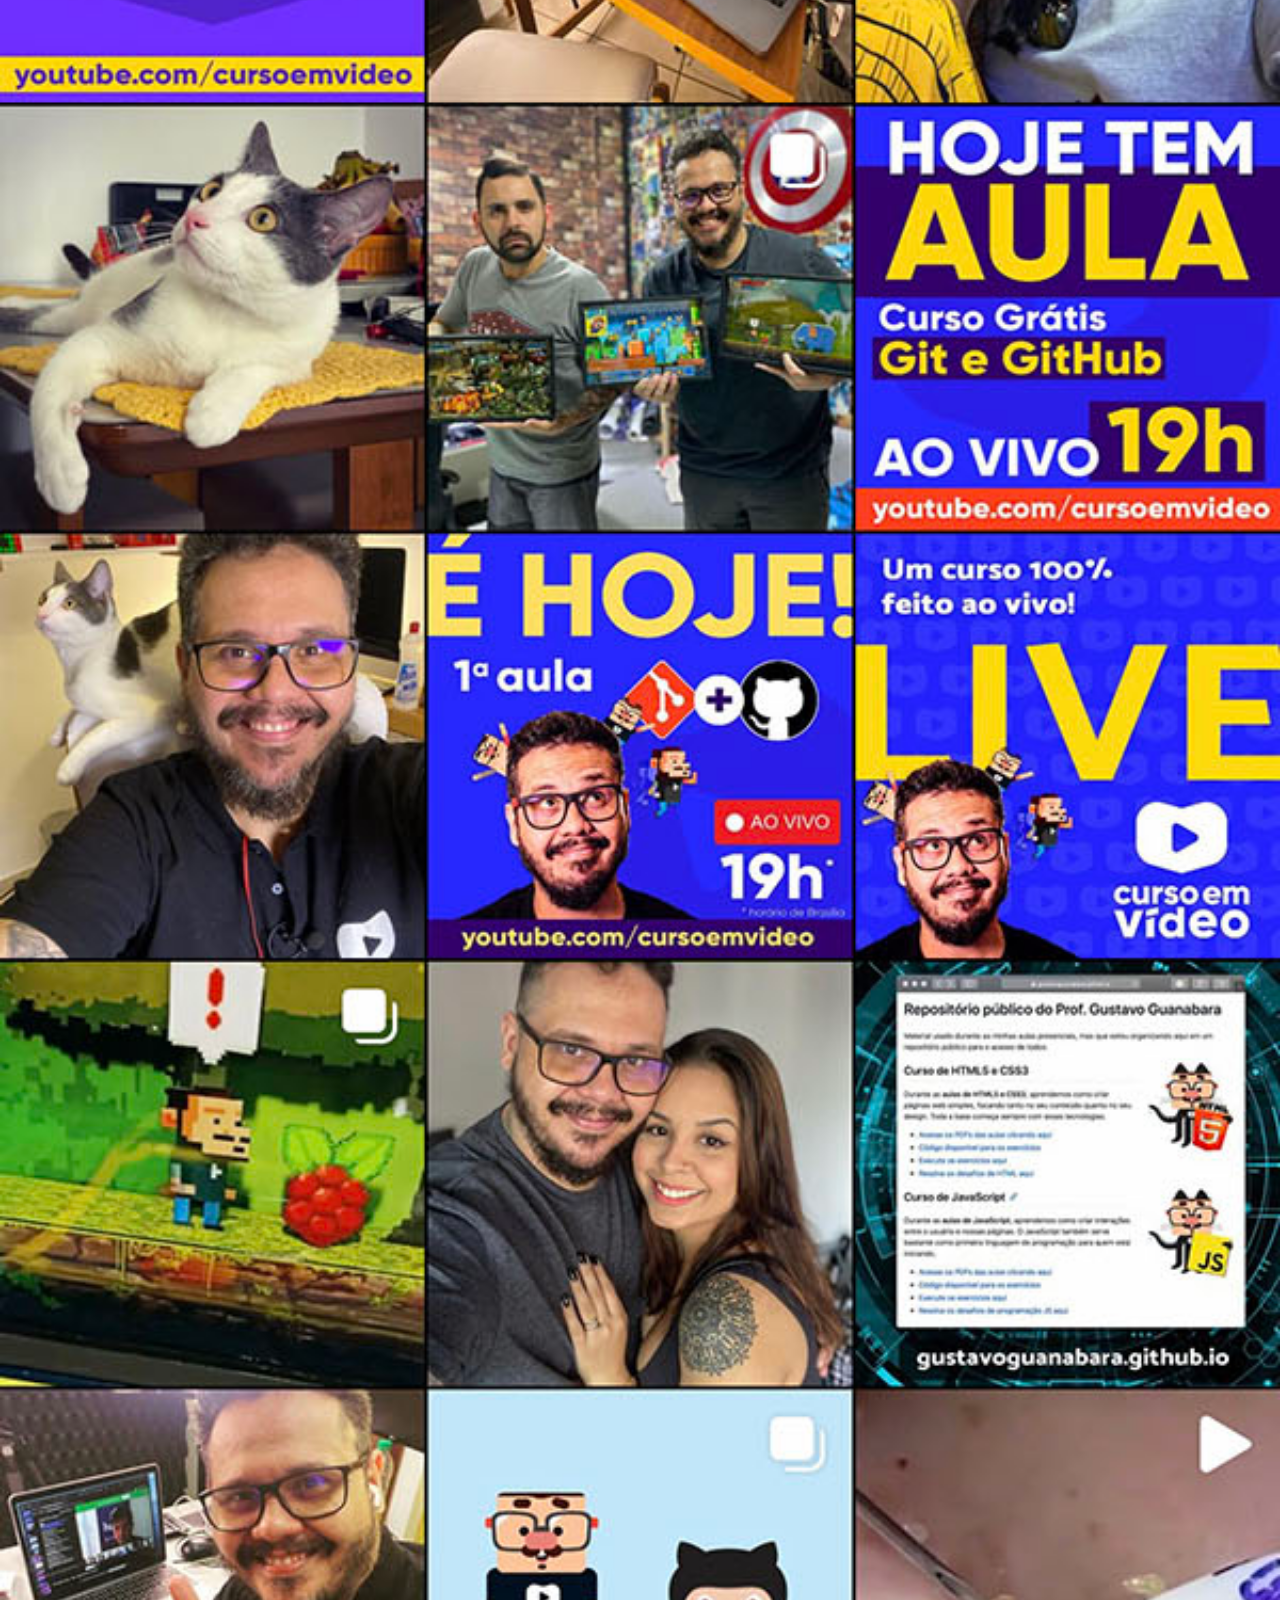
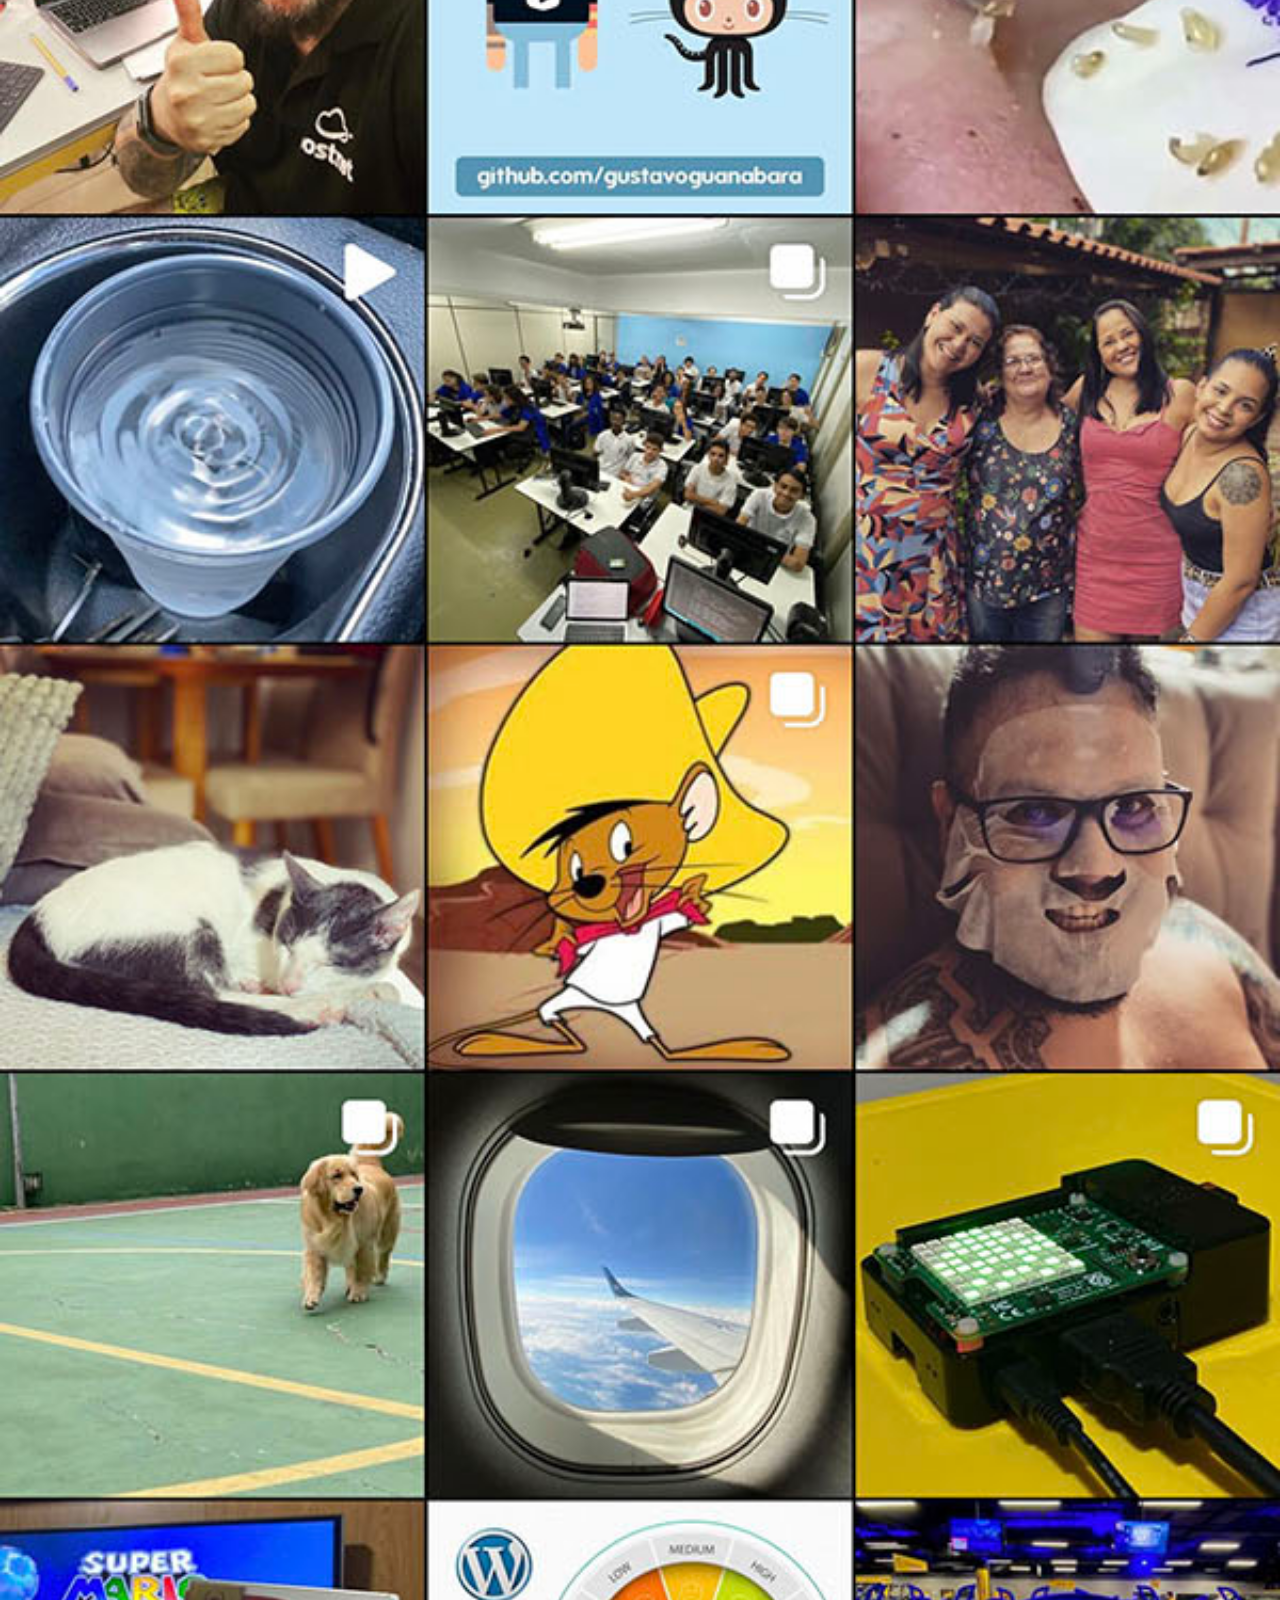
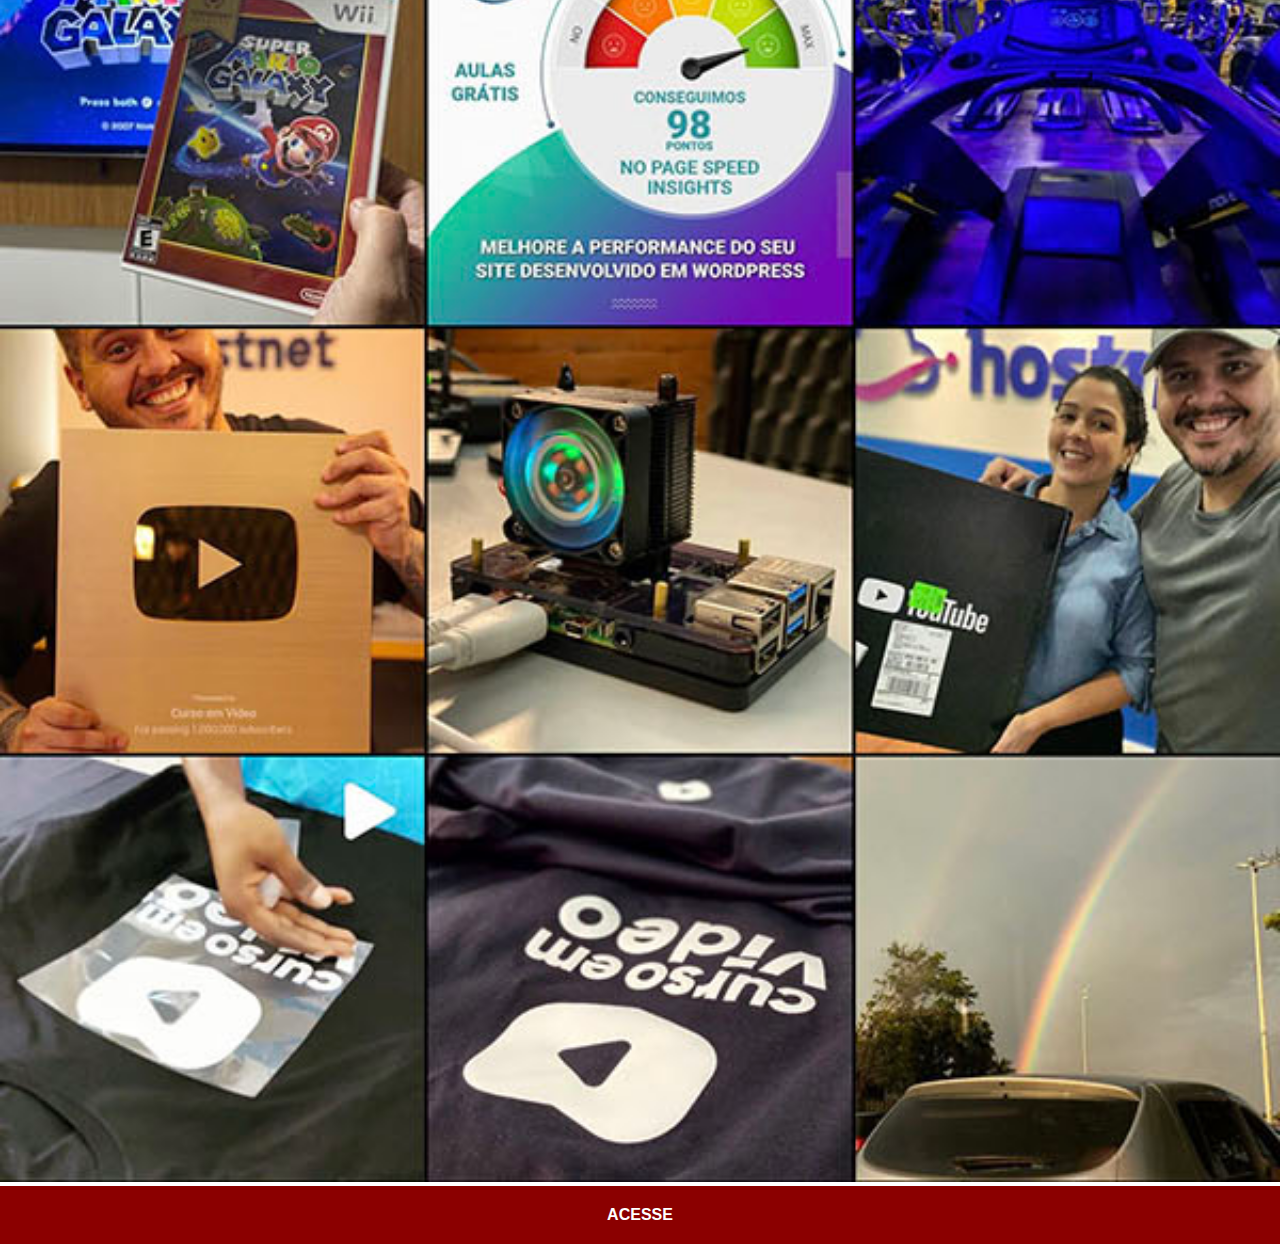
<file: insta.html>
<!DOCTYPE html>
<html lang="pt-br">
<head>
    <meta charset="UTF-8">
    <meta name="viewport" content="width=device-width, initial-scale=1.0">
    <title>Instagram</title>
    <link rel="stylesheet" href="estilos/social.css">
</head>
<body>
    <img src="imagens/tela-instagram.jpg" alt="instagram">
    <a href="https://www.instagram.com/gustavoguanabara/" target="_blank"> ACESSE</a>
</body>
</html>
</file>
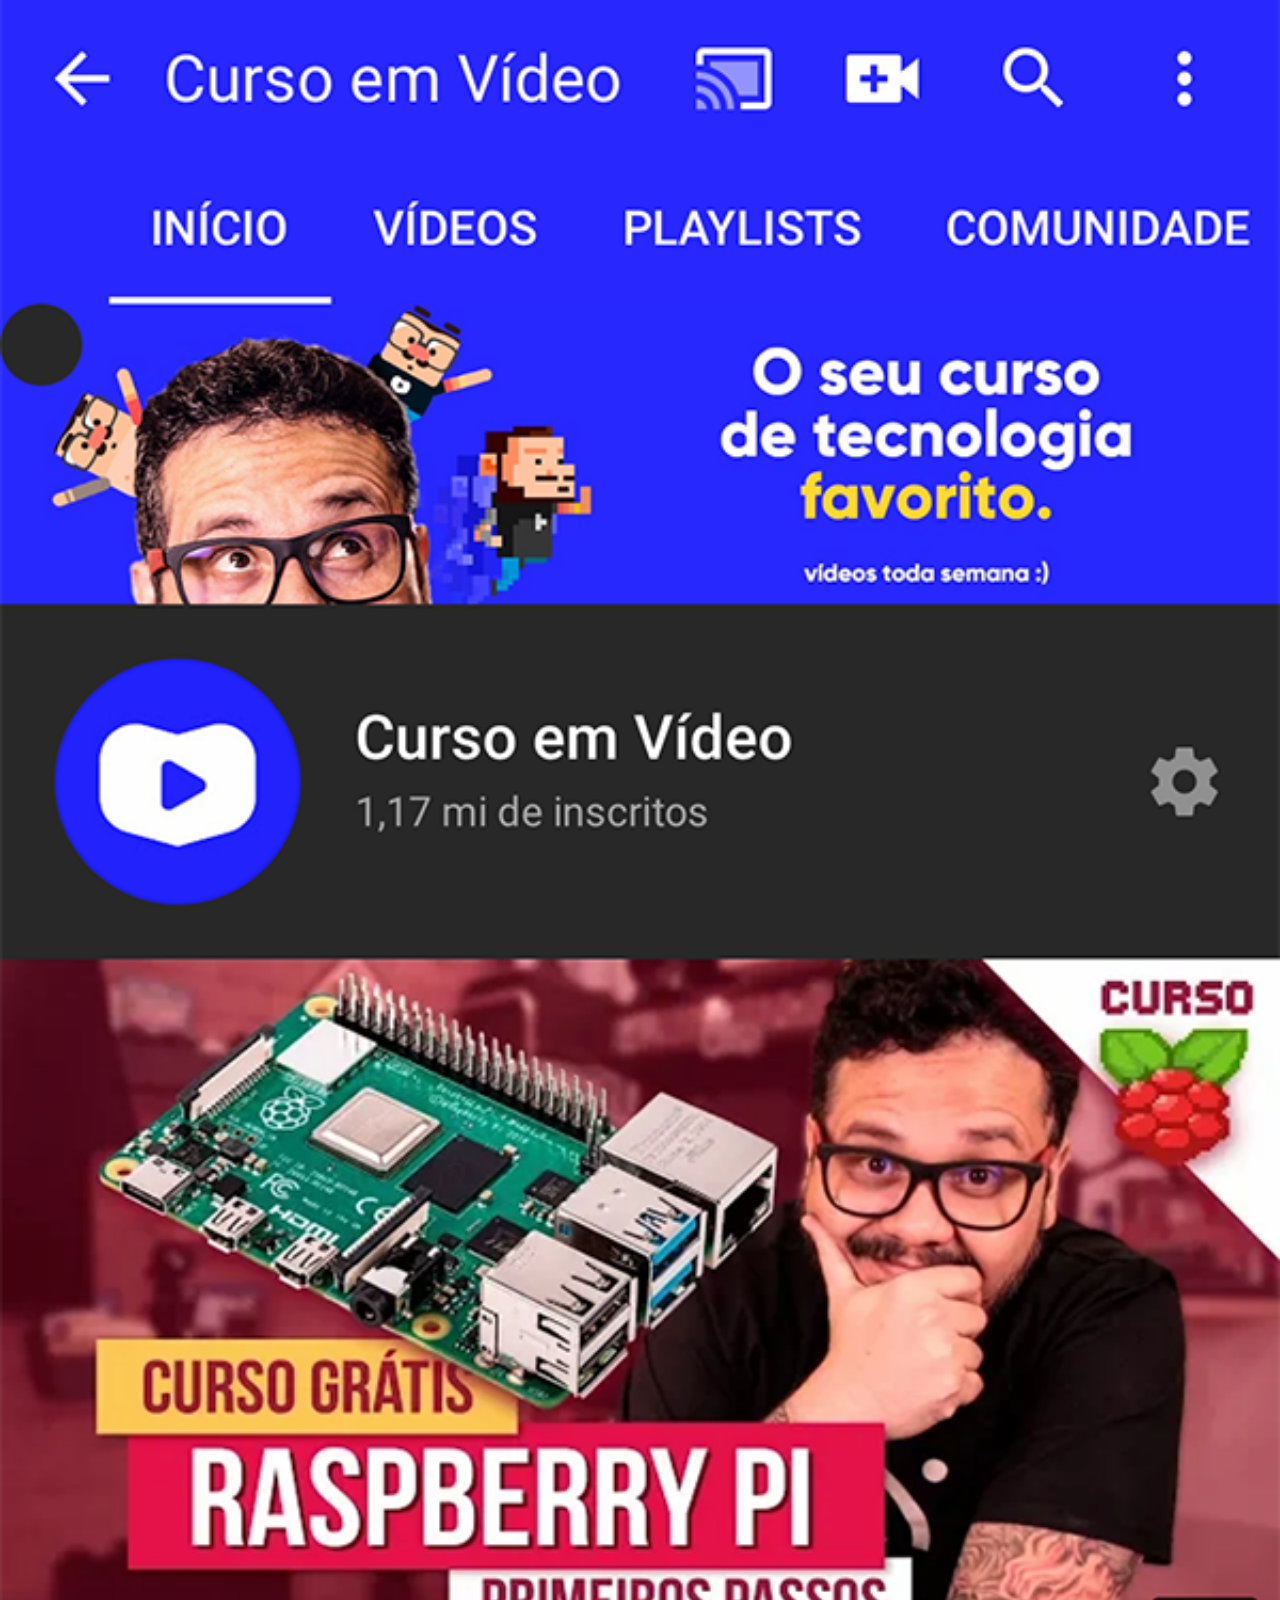
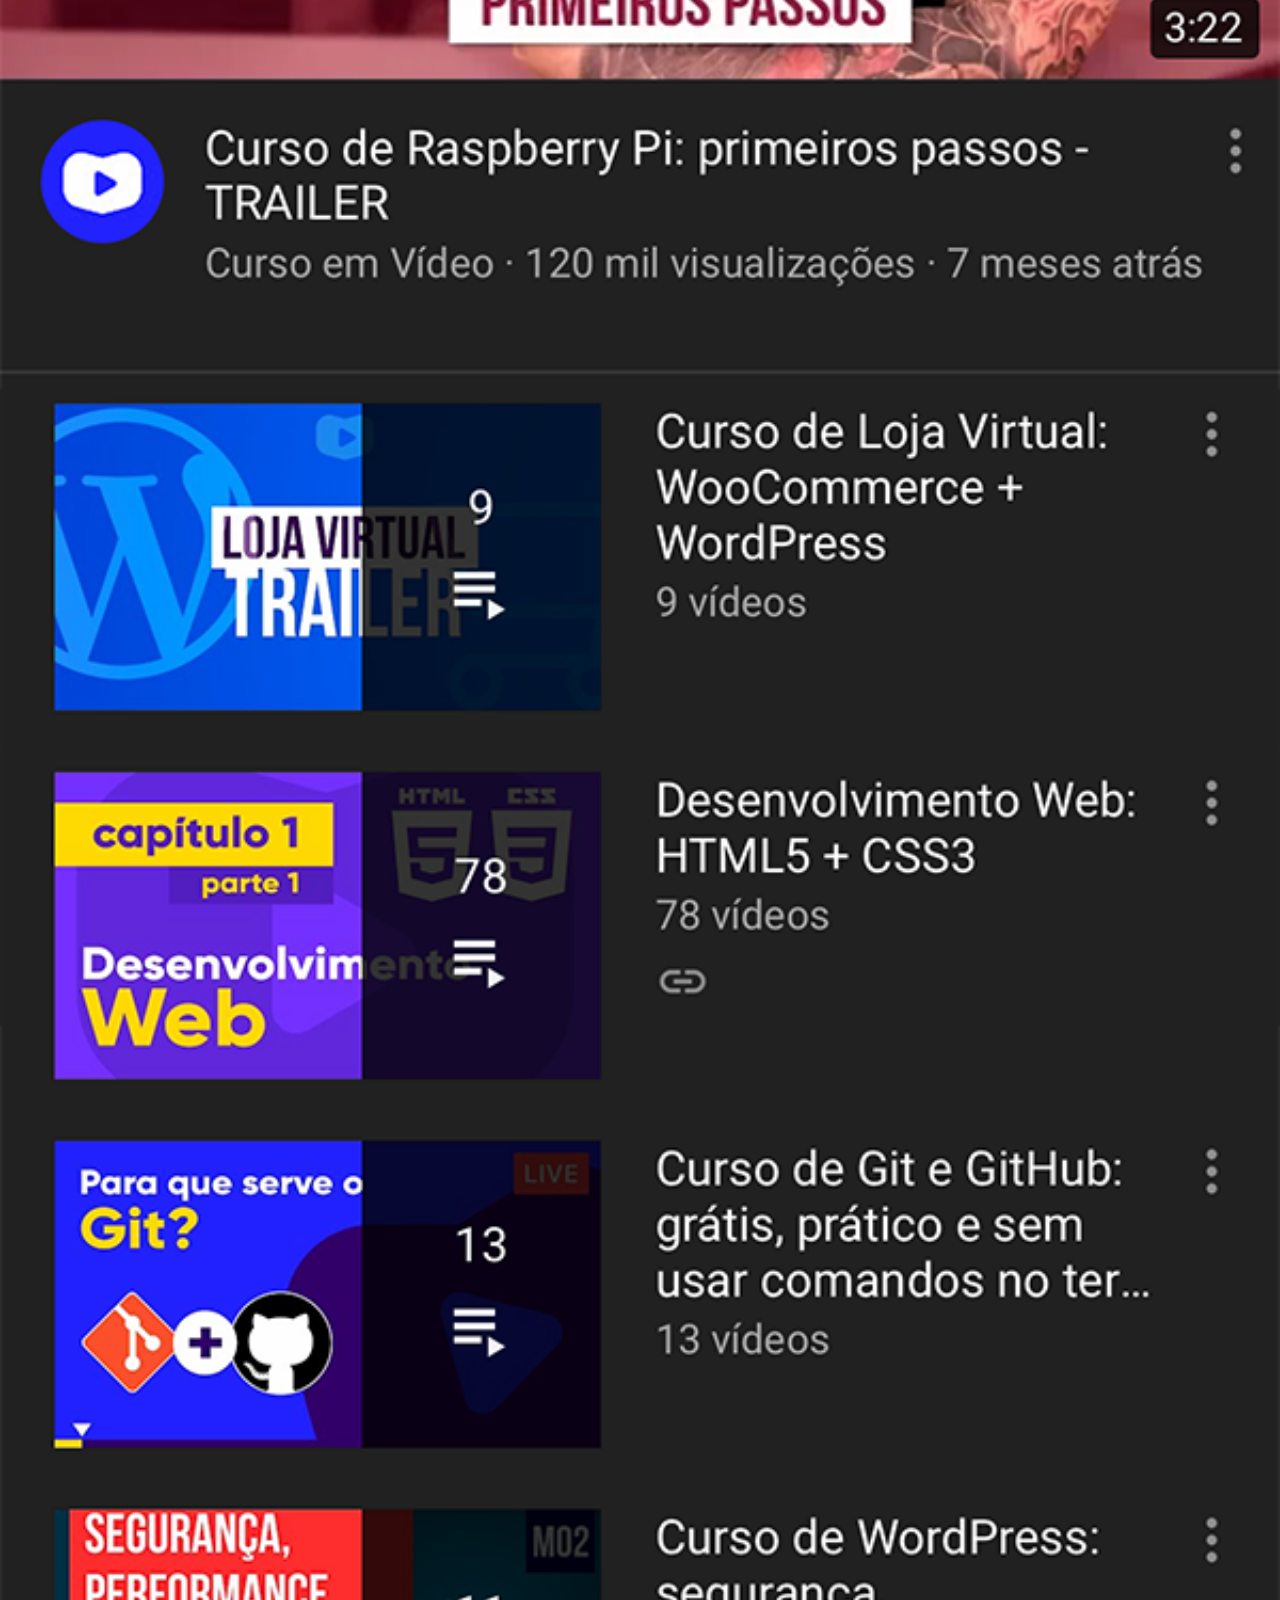
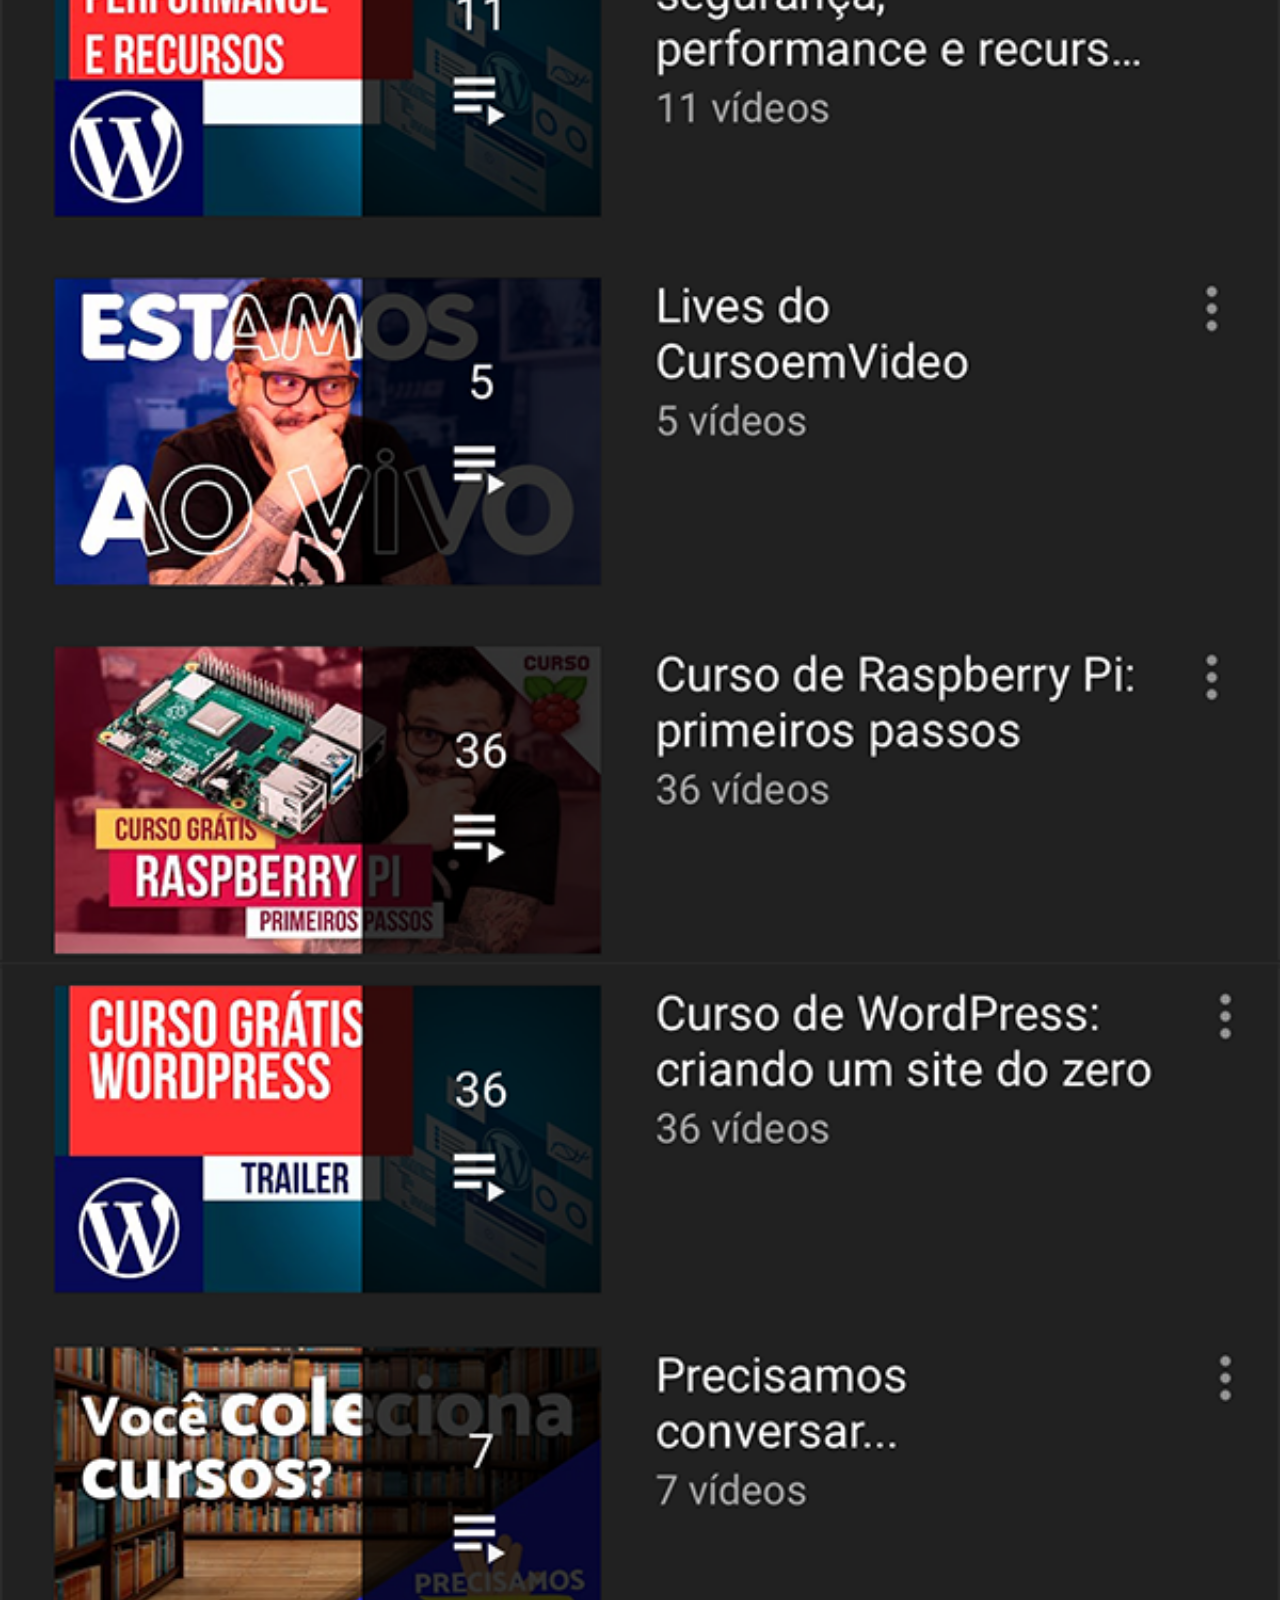
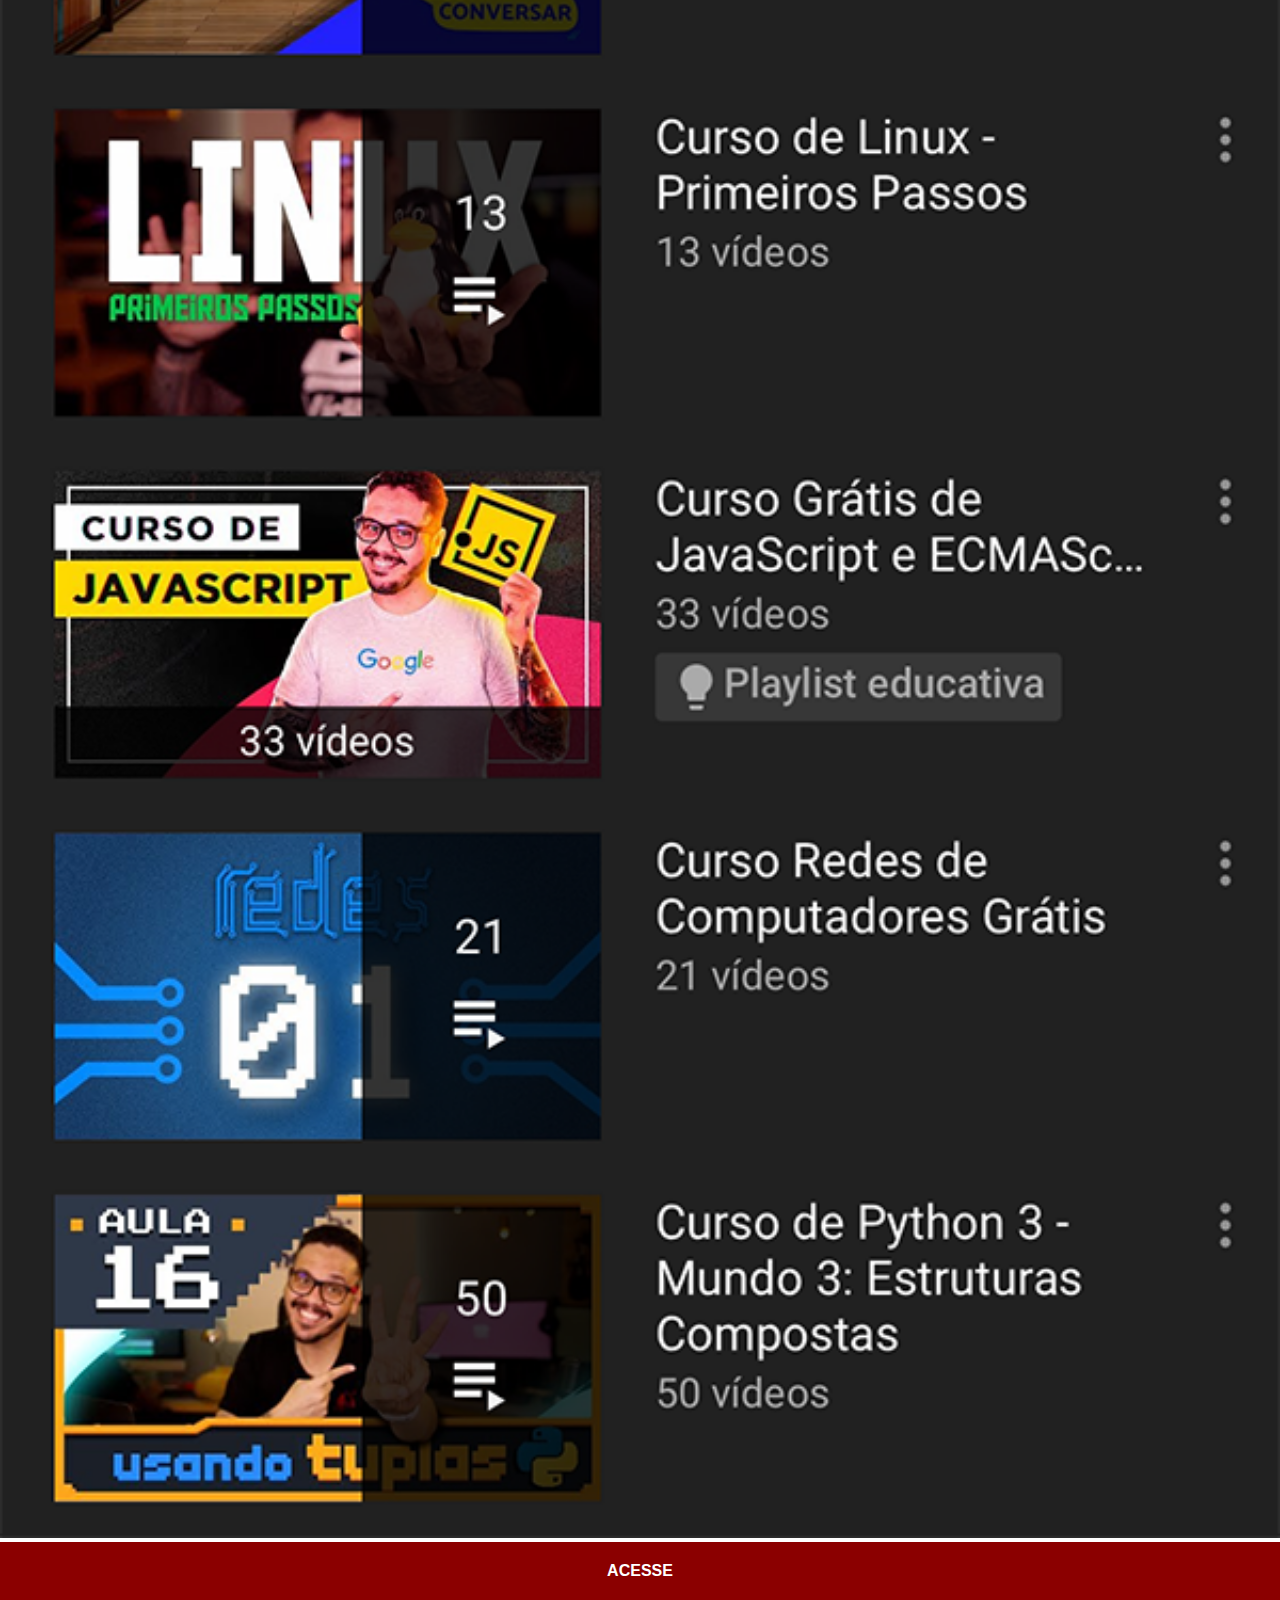
<file: youtube.html>
<!DOCTYPE html>
<html lang="pt-br">
<head>
    <meta charset="UTF-8">
    <meta name="viewport" content="width=device-width, initial-scale=1.0">
    <title>Youtube</title>
    <link rel="stylesheet" href="estilos/social.css">
    </style>
</head>
<body>
    <img src="imagens/tela-youtube.png" alt="">
    <a href="https://www.youtube.com/@CursoemVideo" target="_blank"> ACESSE</a>
</body>
</html>
</file>
<file: estilos/style.css>
@charset "UTF-8";

* {
    margin: 0PX;
    padding: 0PX;
    font-family: Arial, Helvetica, sans-serif;
}

html, body {
    height: 100vh;
    width: 100vw;
    background-color: black;
}

body {
    background-image: url('../imagens/fundo-madeira.jpg');
    background-repeat: no-repeat;
    background-position: top center;
    background-size: cover;
    background-attachment: fixed;
}

main {
    position: relative;
    height: 100vh;
}

section#telefone {
    position: absolute;
    top:50%;
    left: 50%;
    transform: translate(-50%, -50%);

    height: 627px;
    width: 311px;
    background-image: url('../imagens/frame-iphone.png');
    background-repeat: no-repeat;
}

iframe#tela {
    position: relative;
    top: 80px;
    left: 22px;
    width: 269px;
    height: 471px;
}

section#redes-sociais {
    text-align: right;
}

section#redes-sociais img {
    width: 50px;
    margin: 10px;
    border-radius: 50%;
    box-shadow: 2px 2px 5px rgba(0, 0, 0, 0.397);
    box-sizing: border-box;
}

section#redes-sociais img:hover {
    border: 2px solid rgba(255, 255, 255, 0.363);
    transform: translate(-3px -3px);
    box-shadow: 5px 5px 10px rgba(0, 0, 0, 0.253);
    transition: transform.2s ;
}
</file>
<file: estilos/social.css>
@charset "UTF-8";

* {
    margin: 0px;
    padding: 0px;
    font-family: Arial, Helvetica, sans-serif;
}

::-webkit-scrollbar {
    width: 0px;
    height: 0px;
}

img {
    width: 100vw;
}

a {
    display: block;
    background-color:darkred;
    padding: 20px;
    text-align: center;
    font-weight: bolder;
    text-decoration: none;
    color: white;
}

a:hover {
    background-color: red;
}
</file>
